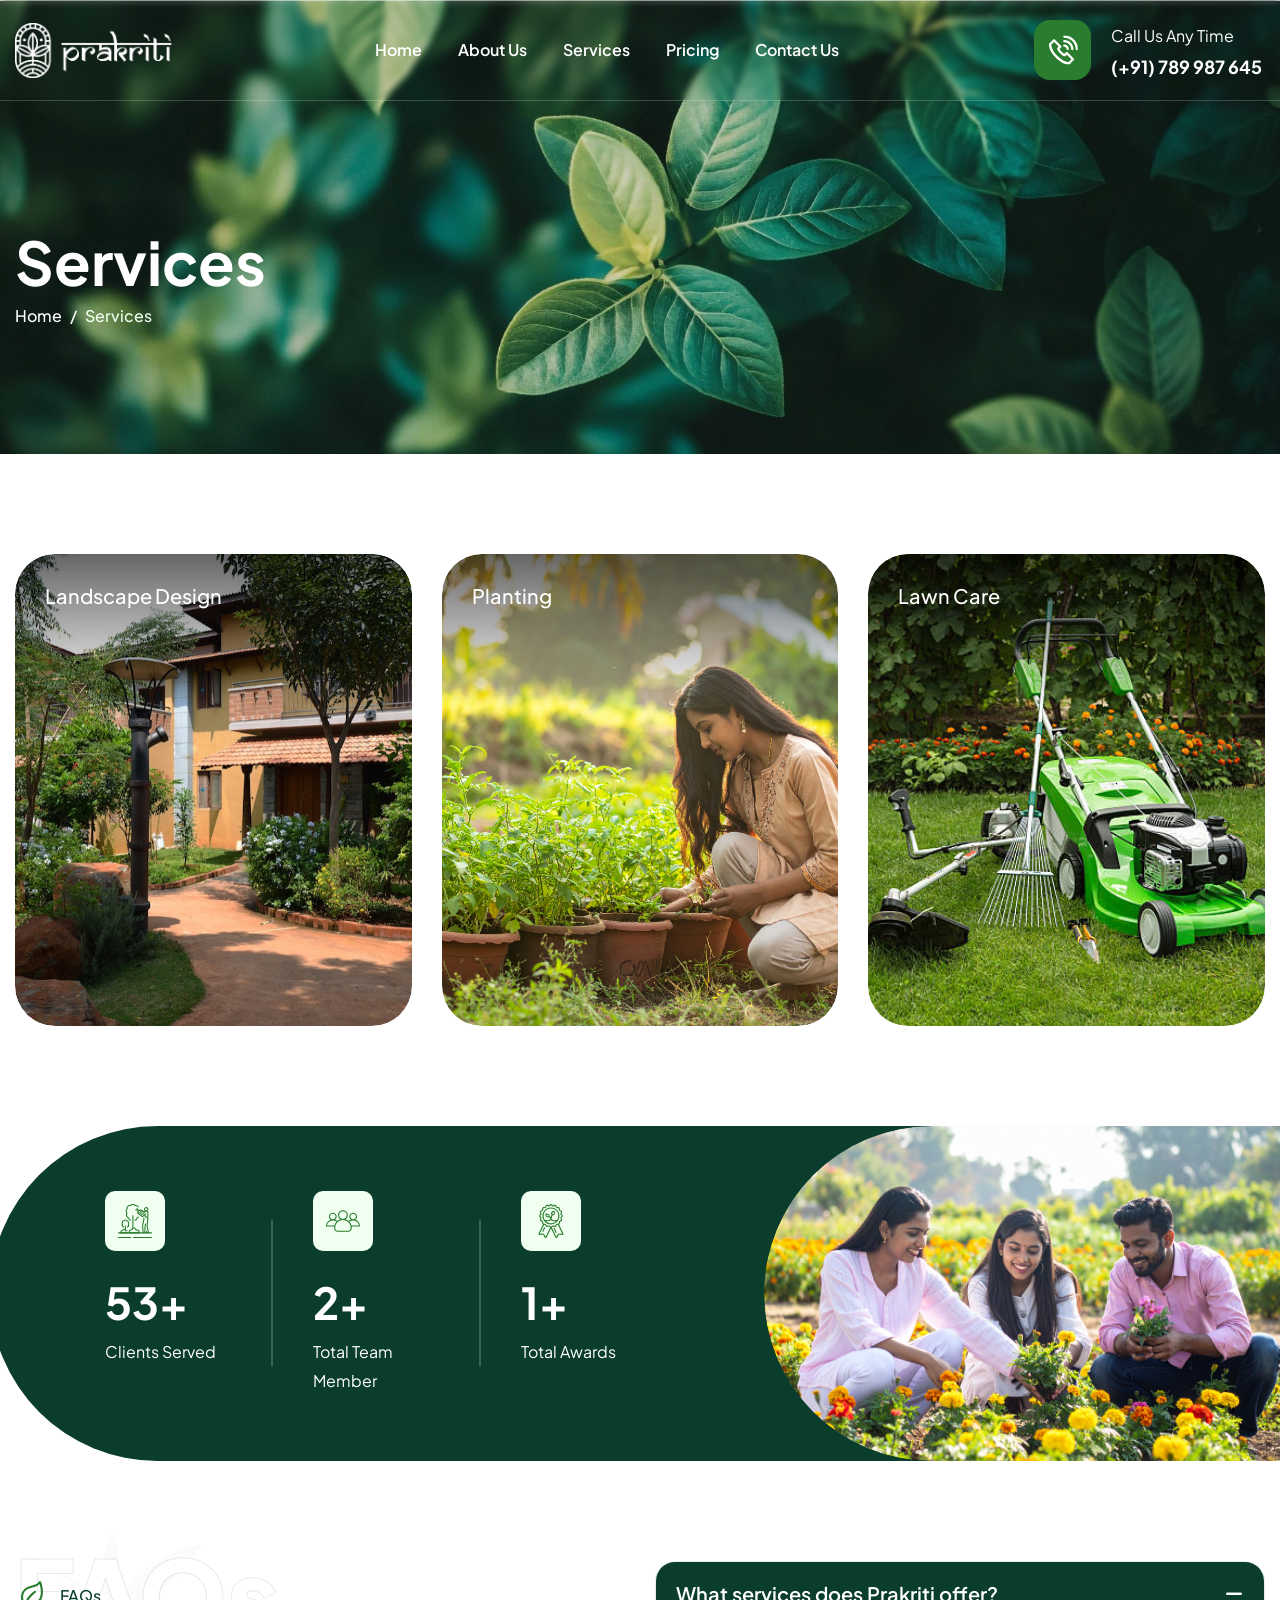
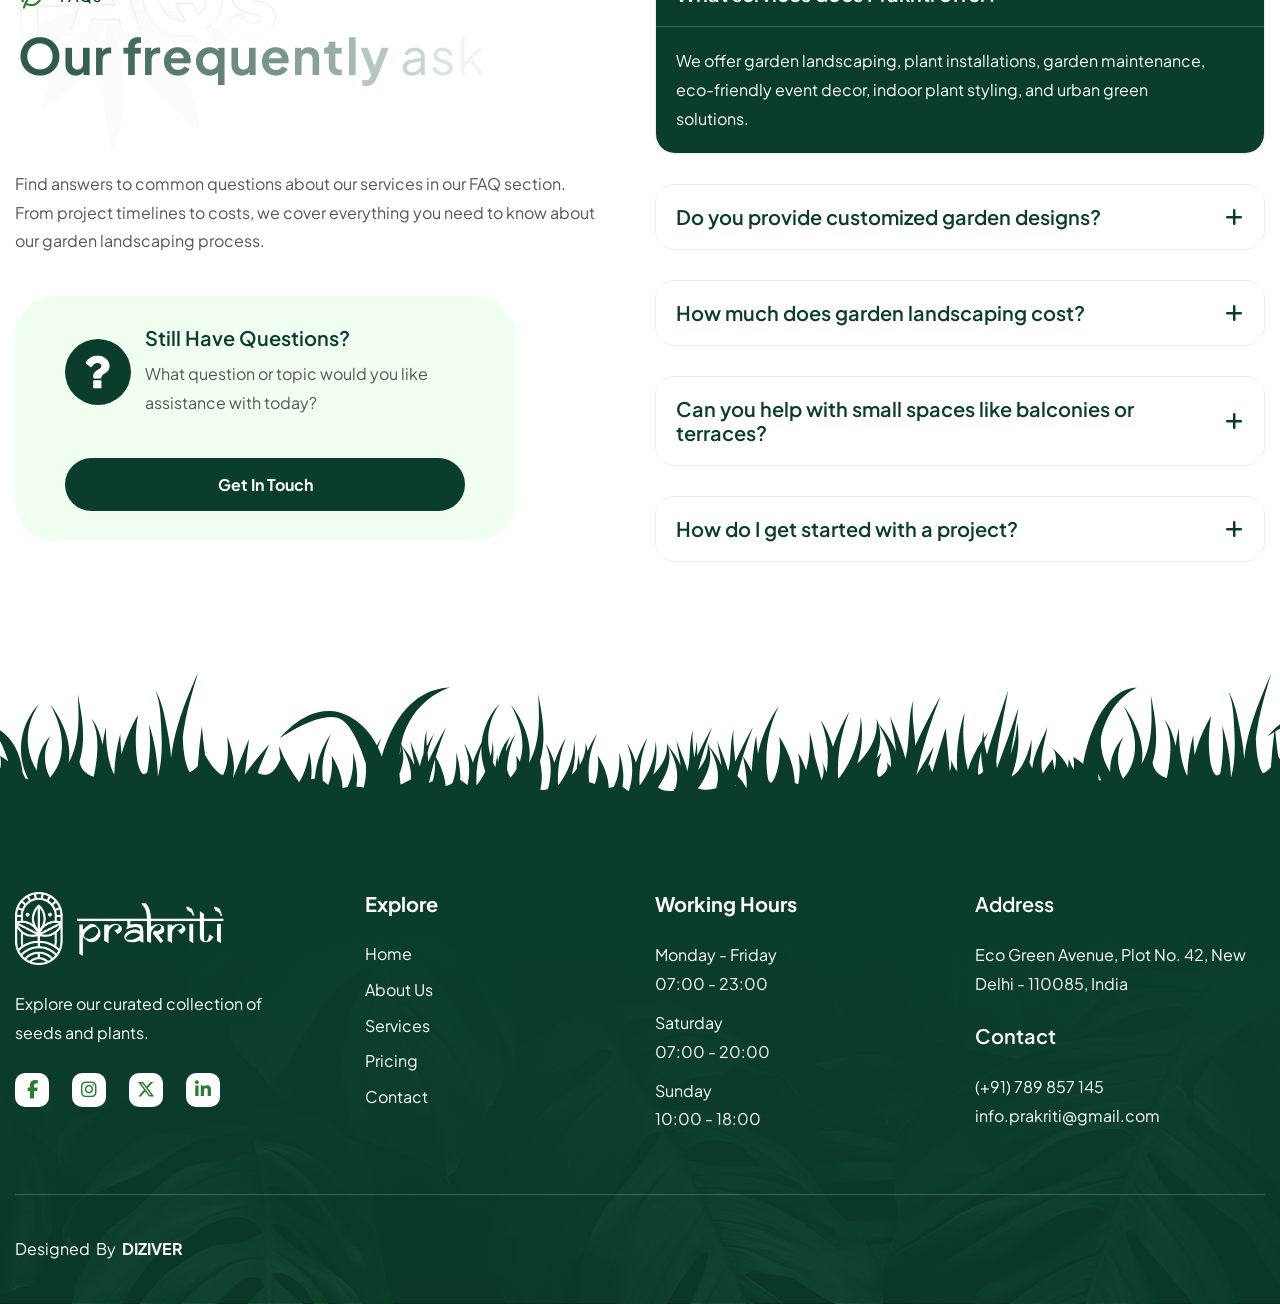
<file: service.html>
<!DOCTYPE html>
<html lang="zxx">
<head>
	<!-- Meta -->
	<meta charset="utf-8">
	<meta http-equiv="X-UA-Compatible" content="IE=edge">
	<meta name="viewport" content="width=device-width, initial-scale=1.0">
	<meta name="description" content="">
	<meta name="keywords" content="">
	<meta name="author" content="Awaiken">
	<!-- Page Title -->

    <title>Services - Prakriti Gardening Space Website </title>

	<!-- Favicon Icon -->
	<link rel="shortcut icon" type="image/x-icon" href="images/favicon.png">
	<!-- Google Fonts Css-->
	<link rel="preconnect" href="https://fonts.googleapis.com">
    <link rel="preconnect" href="https://fonts.gstatic.com" crossorigin>
    <link href="https://fonts.googleapis.com/css2?family=Plus+Jakarta+Sans:ital,wght@0,200..800;1,200..800&display=swap" rel="stylesheet">
	<!-- Bootstrap Css -->
	<link href="css/bootstrap.min.css" rel="stylesheet" media="screen">
	<!-- SlickNav Css -->
	<link href="css/slicknav.min.css" rel="stylesheet">
	<!-- Swiper Css -->
	<link rel="stylesheet" href="css/swiper-bundle.min.css">
	<!-- Font Awesome Icon Css-->
	<link href="css/all.css" rel="stylesheet" media="screen">
	<!-- Animated Css -->
	<link href="css/animate.css" rel="stylesheet">
	<!-- Magnific Popup Core Css File -->
	<link rel="stylesheet" href="css/magnific-popup.css">
	<!-- Mouse Cursor Css File -->
	<link rel="stylesheet" href="css/mousecursor.css">
	<!-- Main Custom Css -->
	<link href="css/custom.css" rel="stylesheet" media="screen">

    <link rel="stylesheet" href="https://cdnjs.cloudflare.com/ajax/libs/font-awesome/6.7.2/css/all.min.css" integrity="sha512-Evv84Mr4kqVGRNSgIGL/F/aIDqQb7xQ2vcrdIwxfjThSH8CSR7PBEakCr51Ck+w+/U6swU2Im1vVX0SVk9ABhg==" crossorigin="anonymous" referrerpolicy="no-referrer" />
</head>
<body>

    <!-- Preloader Start -->
	<div class="preloader">
		<div class="loading-container">
			<div class="loading"></div>
			<div id="loading-icon"><img src="images/loader.svg" alt=""></div>
		</div>
	</div>
	<!-- Preloader End -->

     <!-- Header Start -->
     <header class="main-header">
        <div class="header-sticky">
            <nav class="navbar navbar-expand-lg">
                <div class="container">
                    <!-- Logo Start -->
                    <a class="navbar-brand" href="index.html">
						<img src="images/logo.png" height="55" width="165" alt="Logo">
					</a>
                    <!-- Logo End -->

                    <!-- Main Menu Start -->
                    <div class="collapse navbar-collapse main-menu">
                        <div class="nav-menu-wrapper">
                            <ul class="navbar-nav mr-auto" id="menu">
                                <li class="nav-item"><a class="nav-link" href="index.html">Home</a></li>
                                <li class="nav-item"><a class="nav-link" href="about.html">About Us</a></li>
                                <li class="nav-item"><a class="nav-link" href="service.html">Services</a></li>
                                <li class="nav-item"><a class="nav-link" href="pricing.html">Pricing</a></li>
                                <li class="nav-item"><a class="nav-link" href="contact.html">Contact Us</a></li>
                            </ul>
                        </div>
                        <!-- Contact Now Box Start -->
                        <div class="contact-now-box d-inline-flex">
                            <div class="icon-box">
                                <img src="images/icon-phone.svg" alt="">
                            </div>
                            <div class="contact-now-box-content">
                                <p>call us any time</p>
                                <h3>(+91) 789 987 645</h3>                              
                            </div>
                        </div>
                        <!-- Contact Now Box End -->
					</div>
					<!-- Main Menu End -->
					<div class="navbar-toggle"></div>
				</div>
			</nav>
			<div class="responsive-menu"></div>
		</div>
	</header>
	<!-- Header End -->

    <!-- Page Header Start -->
	<div class="page-header">
		<div class="container">
			<div class="row align-items-center">
				<div class="col-lg-12">
					<!-- Page Header Box Start -->
					<div class="page-header-box">
						<h1 class="text-anime-style-2" data-cursor="-opaque">Services</h1>
						<nav class="wow fadeInUp">
							<ol class="breadcrumb">
								<li class="breadcrumb-item"><a href="index.html">home</a></li>
								<li class="breadcrumb-item active" aria-current="page">services</li>
							</ol>
						</nav>
					</div>
					<!-- Page Header Box End -->
				</div>
			</div>
		</div>
	</div>
	<!-- Page Header End -->

    <!-- Page Services Start -->
    <div class="page-services">
        <div class="container">
            <div class="row">
                <div class="col-lg-4 col-md-6">
                    <!-- Service Item Start -->
                    <div class="service-item wow fadeInUp">
                        <!-- Service Image Start -->
                        <div class="service-image">
                            <a href="#">
                                <figure>
                                    <img src="images/service-img-1.jpg" alt="">
                                </figure>
                            </a>
                        </div>
                        <!-- Service Image End -->

                        <!-- Service Title Start -->
                        <div class="service-title">
                            <h3>landscape design</h3>
                        </div>
                        <!-- Service Title End -->

                        <!-- Service Body Start -->
                        <div class="service-body">
                            <!-- Service Content Start -->
                            <div class="service-content">
                                <p>Creating customized outdoor spaces that reflect your style.</p>
                            </div>
                            <!-- Service Content End -->

                            <!-- Service Btn Start -->
                            <div class="service-btn">
                                <a href="#" class="readmore-btn"><img src="images/arrow-green.svg" alt=""></a>
                            </div>
                            <!-- Service Btn End -->
                        </div>
                        <!-- Service Body End -->
                    </div>
                    <!-- Service Item End -->
                </div>

                <div class="col-lg-4 col-md-6">
                    <!-- Service Item Start -->
                    <div class="service-item wow fadeInUp" data-wow-delay="0.2s">
                        <!-- Service Image Start -->
                        <div class="service-image">
                            <a href="#">
                                <figure>
                                    <img src="images/service-img-2.jpg" alt="">
                                </figure>
                            </a>
                        </div>
                        <!-- Service Image End -->

                        <!-- Service Title Start -->
                        <div class="service-title">
                            <h3>Planting</h3>
                        </div>
                        <!-- Service Title End -->

                        <!-- Service Body Start -->
                        <div class="service-body">
                            <!-- Service Content Start -->
                            <div class="service-content">
                                <p>Expertly chosen plants for vibrant, eco-friendly garden growth.</p>
                            </div>
                            <!-- Service Content End -->

                            <!-- Service Btn Start -->
                            <div class="service-btn">
                                <a href="#" class="readmore-btn"><img src="images/arrow-green.svg" alt=""></a>
                            </div>
                            <!-- Service Btn End -->
                        </div>
                        <!-- Service Body End -->
                    </div>
                    <!-- Service Item End -->
                </div>

                <div class="col-lg-4 col-md-6">
                    <!-- Service Item Start -->
                    <div class="service-item wow fadeInUp" data-wow-delay="0.4s">
                        <!-- Service Image Start -->
                        <div class="service-image">
                            <a href="#">
                                <figure>
                                    <img src="images/service-img-3.jpg" alt="">
                                </figure>
                            </a>
                        </div>
                        <!-- Service Image End -->

                        <!-- Service Title Start -->
                        <div class="service-title">
                            <h3>Lawn Care</h3>
                        </div>
                        <!-- Service Title End -->

                        <!-- Service Body Start -->
                        <div class="service-body">
                            <!-- Service Content Start -->
                            <div class="service-content">
                                <p>Maintaining lush, healthy lawns with eco-conscious care methods.</p>
                            </div>
                            <!-- Service Content End -->

                            <!-- Service Btn Start -->
                            <div class="service-btn">
                                <a href="#" class="readmore-btn"><img src="images/arrow-green.svg" alt=""></a>
                            </div>
                            <!-- Service Btn End -->
                        </div>
                        <!-- Service Body End -->
                    </div>
                    <!-- Service Item End -->
                </div>

               
                </div>
            </div>
        </div>
    </div>
    <!-- Page Services End -->

    <!-- Our Counter Section Start -->
    <div class="our-counter page-service-counter">
        <div class="container-fluid">
            <div class="row">
                <div class="col-lg-12">
                    <!-- Our Counter Box Start -->
                    <div class="our-counter-box">
                        <!-- Counter Content Box Start -->
                        <div class="counter-content-box">
                            <!-- Counter Item Start -->
                            <div class="counter-item">
                                <div class="icon-box">
                                    <img src="images/icon-counter-1.svg" alt="">
                                </div>
                                <div class="counter-item-content">
                                    <h2><span class="counter">320</span>+</h2>
                                    <p>Clients served</p>
                                </div>
                            </div>
                            <!-- Counter Item End -->

                            <!-- Counter Item Start -->
                            <div class="counter-item">
                                <div class="icon-box">
                                    <img src="images/icon-counter-2.svg" alt="">
                                </div>
                                <div class="counter-item-content">
                                    <h2><span class="counter">15</span>+</h2>
                                    <p>total team member</p>
                                </div>
                            </div>
                            <!-- Counter Item End -->

                            <!-- Counter Item Start -->
                            <div class="counter-item">
                                <div class="icon-box">
                                    <img src="images/icon-counter-3.svg" alt="">
                                </div>
                                <div class="counter-item-content">
                                    <h2><span class="counter">10</span>+</h2>
                                    <p>total awards</p>
                                </div>
                            </div>
                            <!-- Counter Item End -->
                        </div>
                        <!-- Counter Content Box End -->

                        <!-- Counter Image Start -->
                        <div class="counter-image">
                            <figure class="image-anime">
                                <img src="images/counter-image.jpg" alt="">
                            </figure>
                        </div>
                        <!-- Counter Image End -->
                    </div>
                    <!-- Our Counter Box End -->
                </div>
            </div>
        </div>
    </div>
    <!-- Our Counter Section End -->

    <!-- Our Faqs Section Start -->
    <div class="our-faqs page-service-faqs">
        <div class="container">
            <div class="row align-items-center">
                <div class="col-lg-6">
                    <!-- Our Faqs Content Start -->
                    <div class="our-faqs-content">
                        <!-- Section Title Start -->
                        <div class="section-title">
                            <div class="section-bg-title">
                                <span>FAQs</span>
                            </div>
                            <h3 class="wow fadeInUp">FAQs</h3>
                            <h2 class="text-anime-style-2" data-cursor="-opaque">Our frequently <span>asked questions</span></h2>
                            <p class="wow fadeInUp" data-wow-delay="0.25s">Find answers to common questions about our services in our FAQ section. From project timelines to costs, we cover everything you need to know about our garden landscaping process.</p>
                        </div>
                        <!-- Section Title End -->

                        <!-- Our Faqs CTA Start -->
                        <div class="our-faqs-cta wow fadeInUp" data-wow-delay="0.5s">
                            <!-- Faqs CTA Box Start -->
                            <div class="faqs-cta-box">
                                <div class="icon-box">
                                    <img src="images/icon-faqs-cta-box.svg" alt="">
                                </div>
                                <div class="faqs-cta-content">
                                    <h3>Still Have Questions?</h3>
                                    <p>What question or topic would you like assistance with today?</p>
                                </div>
                            </div>
                            <!-- Faqs CTA Box End -->

                            <!-- Faqs CTA Btn Start -->
                            <div class="faqs-cta-btn">
                                <a href="contact.html" class="btn-default">get in touch</a>
                            </div>
                            <!-- Faqs CTA Btn End -->
                        </div>
                        <!-- Our Faqs CTA End -->
                    </div>  
                    <!-- Our Faqs Content End -->                  
                </div>

                <div class="col-lg-6">
                    <div class="our-faq-section">
                        <!-- FAQ Accordion Start -->
                        <div class="faq-accordion" id="accordion">
                            <!-- FAQ Item Start -->
                            <div class="accordion-item wow fadeInUp">
                                <h2 class="accordion-header" id="heading1">
                                    <button class="accordion-button" type="button" data-bs-toggle="collapse" data-bs-target="#collapse1" aria-expanded="true" aria-controls="collapse1">
                                        What services does Prakriti offer?
                                    </button>
                                </h2>
                                <div id="collapse1" class="accordion-collapse collapse show" aria-labelledby="heading1" data-bs-parent="#accordion">
                                    <div class="accordion-body">
                                        <p>We offer garden landscaping, plant installations, garden maintenance, eco-friendly event decor, indoor plant styling, and urban green solutions.</p>
                                    </div>
                                </div>
                            </div>
                            <!-- FAQ Item End -->

                            <!-- FAQ Item Start -->
                            <div class="accordion-item wow fadeInUp" data-wow-delay="0.2s">
                                <h2 class="accordion-header" id="heading2">
                                    <button class="accordion-button collapsed" type="button" data-bs-toggle="collapse" data-bs-target="#collapse2" aria-expanded="false" aria-controls="collapse2">
                                        Do you provide customized garden designs?
                                    </button>
                                </h2>
                                <div id="collapse2" class="accordion-collapse collapse" aria-labelledby="heading2" data-bs-parent="#accordion">
                                    <div class="accordion-body">
                                        <p>Yes! Every garden we create is tailored to your space, needs, and aesthetic preferences—with a focus on sustainability and beauty.</p>
                                    </div>
                                </div>
                            </div>
                            <!-- FAQ Item End -->

                            <!-- FAQ Item Start -->
                            <div class="accordion-item wow fadeInUp" data-wow-delay="0.4s">
                                <h2 class="accordion-header" id="heading3">
                                    <button class="accordion-button collapsed" type="button" data-bs-toggle="collapse" data-bs-target="#collapse3" aria-expanded="false" aria-controls="collapse3">
                                        How much does garden landscaping cost?
                                    </button>
                                </h2>
                                <div id="collapse3" class="accordion-collapse collapse" aria-labelledby="heading3" data-bs-parent="#accordion">
                                    <div class="accordion-body">
                                        <p>Costs depend on the scope of the project. After our consultation, we provide a detailed estimate tailored to your budget and needs.</p>
                                    </div>
                                </div>
                            </div>
                            <!-- FAQ Item End -->

                            <!-- FAQ Item Start -->
                            <div class="accordion-item wow fadeInUp" data-wow-delay="0.6s">
                                <h2 class="accordion-header" id="heading4">
                                    <button class="accordion-button collapsed" type="button" data-bs-toggle="collapse" data-bs-target="#collapse4" aria-expanded="false" aria-controls="collapse4">
                                        Can you help with small spaces like balconies or terraces?
                                    </button>
                                </h2>
                                <div id="collapse4" class="accordion-collapse collapse" aria-labelledby="heading4" data-bs-parent="#accordion">
                                    <div class="accordion-body">
                                        <p>Absolutely. We specialize in transforming compact urban spaces into lush green corners using smart layouts and low-maintenance plants.</p>
                                    </div>
                                </div>
                            </div>
                            <!-- FAQ Item End -->

                            <!-- FAQ Item Start -->
                            <div class="accordion-item wow fadeInUp" data-wow-delay="0.8s">
                                <h2 class="accordion-header" id="heading5">
                                    <button class="accordion-button collapsed" type="button" data-bs-toggle="collapse" data-bs-target="#collapse5" aria-expanded="false" aria-controls="collapse5">
                                        How do I get started with a project?
                                    </button>
                                </h2>
                                <div id="collapse5" class="accordion-collapse collapse" aria-labelledby="heading5" data-bs-parent="#accordion">
                                    <div class="accordion-body">
                                        <p>Simply contact us for a free consultation. We’ll visit your space, understand your vision, and take it from there.</p>
                                    </div>
                                </div>
                            </div>
                            <!-- FAQ Item End --> 
                        </div>
                        <!-- FAQ Accordion End -->
                    </div>
                </div>
            </div>
        </div>
    </div>
    <!-- Our Faqs Section End -->

    <!-- Footer Start -->
    <footer class="main-footer">
        <div class="container">
            <div class="row">
                <div class="col-lg-3 col-md-12">
                    <!-- About Footer Start -->
                    <div class="about-footer">
                        <!-- Footer Logo Start -->
                        <div class="footer-logo">
                            <img src="images/logo.png" alt="">
                        </div>
                        <!-- Footer Logo End -->

                        <!-- About Footer Content Start -->
                        <div class="about-footer-content">
                            <p>Explore our curated collection of seeds and plants.</p>
                        </div>
                        <!-- Footer Social Links Start -->
                        <div class="footer-social-links">
                            <ul>
                                <li><a href="https://www.facebook.com/"><i class="fa-brands fa-facebook-f"></i></a></li>
                                <li><a href="https://www.instagram.com/"><i class="fa-brands fa-instagram"></i></a></li>
                                <li><a href="https://x.com/"><i class="fa-brands fa-x-twitter"></i></a></li>
                                <li><a href="https://www.linkedin.com/in/"><i class="fa-brands fa-linkedin-in"></i></a></li>
                            </ul>
                        </div>
                        <!-- Footer Social Links End -->

                    </div>
                    <!-- About Footer End -->
                </div>

                <div class="col-lg-3 col-md-4 col-6">
                    <!-- About Links Start -->
                    <div class="footer-links">
                        <h3>explore</h3>
                        <ul>
                            <li><a href="index.html">home</a></li>
                            <li><a href="about.html">about us</a></li>
                            <li><a href="service.html">services</a></li>
                            <li><a href="pricing.html">Pricing</a></li>
                            <li><a href="contact.html">Contact</a></li>
                        </ul>
                    </div>
                    <!-- About Links End -->
                </div>

                <div class="col-lg-3 col-md-4 col-6">
                    <!-- Working Hours Start -->
                    <div class="working-hour">
                        <h3>working hours</h3>
                        <div class="working-hour-box">
                            <p>Monday - Friday</p>
                            <p>07:00 - 23:00</p>
                        </div>

                        <div class="working-hour-box">
                            <p>Saturday</p>
                            <p>07:00 - 20:00</p>
                        </div>

                        <div class="working-hour-box">
                            <p>Sunday</p>
                            <p>10:00 - 18:00</p>
                        </div>
                    </div>
                    <!-- Working Hours End -->
                </div>

                <div class="col-lg-3 col-md-4">
                    <!-- Footer Contact Start -->
                    <div class="footer-contact">
                        <!-- Footer Info Box Start -->
                        <div class="footer-info-box">
                            <h3>address</h3>
                            <p>Eco Green Avenue, Plot No. 42, New Delhi - 110085, India</p>
                        </div>
                        <!-- Footer Info Box End -->

                        <!-- Footer Info Box Start -->
                        <div class="footer-info-box">
                            <h3>contact</h3>
                            <p>(+91) 789 857 145</p>
                            <p>info.prakriti@gmail.com</p>
                        </div>
                        <!-- Footer Info Box End -->
                    </div>
                    <!-- Footer Contact End -->
                </div>
            </div>

            <!-- Footer Copyright Section Start -->
            <div class="footer-copyright">
                <div class="row align-items-center">
                    <div class="col-lg-6 col-md-6">
                        <!-- Footer Copyright Start -->
                        <div class="footer-copyright-text">
                            <p>Designed &zwnj; By <b> &zwnj; DIZIVER</b> </p>
                        </div>
                        <!-- Footer Copyright End -->
                    </div>

                    <div class="col-lg-6 col-md-6">
                    
                    </div>
                </div>
            </div>
            <!-- Footer Copyright Section End -->
        </div>
    </footer>
    <!-- Footer End -->

    <!-- Jquery Library File -->
    <script src="js/jquery-3.7.1.min.js"></script>
    <!-- Bootstrap js file -->
    <script src="js/bootstrap.min.js"></script>
    <!-- Validator js file -->
    <script src="js/validator.min.js"></script>
    <!-- SlickNav js file -->
    <script src="js/jquery.slicknav.js"></script>
    <!-- Swiper js file -->
    <script src="js/swiper-bundle.min.js"></script>
    <!-- Counter js file -->
    <script src="js/jquery.waypoints.min.js"></script>
    <script src="js/jquery.counterup.min.js"></script>
    <!-- Isotop js file -->
	<script src="js/isotope.min.js"></script>
    <!-- Magnific js file -->
    <script src="js/jquery.magnific-popup.min.js"></script>
    <!-- SmoothScroll -->
    <script src="js/SmoothScroll.js"></script>
    <!-- Parallax js -->
    <script src="js/parallaxie.js"></script>
    <!-- MagicCursor js file -->
    <script src="js/gsap.min.js"></script>
    <script src="js/magiccursor.js"></script>
    <!-- Text Effect js file -->
    <script src="js/SplitText.js"></script>
    <script src="js/ScrollTrigger.min.js"></script>
    <!-- YTPlayer js File -->
    <script src="js/jquery.mb.YTPlayer.min.js"></script>
    <!-- Wow js file -->
    <script src="js/wow.js"></script>
    <!-- Main Custom js file -->
    <script src="js/function.js"></script>
	<script src="https://demo.awaikenthemes.com/assets/js/theme-panel.js"></script>
</body>
</html>
</file>
<file: css/custom.css>
/* ----------------------------------------------------------------------------------------
* Author        : Awaiken
* Template Name : Florax - Gardening and Landscape HTML Template
* File          : CSS File
* Version       : 1.0
* ---------------------------------------------------------------------------------------- */

/* INDEX
----------------------------------------------------------------------------------------
01. Global Variables
02. General css
03. Header css
04. Hero css
05. Customer Review css
06. About Us css
07. Our Services css
08. Our Expertise css
09. Intro Video css
10. Why choose Us css
11. How It Work css
12. Our Project css
13. Our Testimonials css
14. Our FAQs css
15. Our Pricing css
16. Our Blog Post css
17. Footer css
18. About us Page css
19. Services Page css
20. Service Single css
21. Blog Archive css
22. Blog Single css
23. Page Project css
24. Project Single css
25. Page Pricing css
26. Page Team css
27. Page FAQs css
28. Contact us Page css
29. 404 Page css
30. responsive css
-------------------------------------------------------------------------------------- */

/************************************/

/*** 	 01. Global Variables	  ***/

/************************************/

:root {
    --primary-color: #0B3D2C;
    --secondary-color: #F0FFF0;
    --text-color: #555555;
    --accent-color: #2A7D2E;
    --white-color: #FFFFFF;
    --divider-color: #E7ECEA;
    --dark-divider-color: #FFFFFF33;
    --error-color: rgb(230, 87, 87);
    --default-font: "Plus Jakarta Sans", sans-serif;
}

/************************************/

/*** 	   02. General css		  ***/

/************************************/

body {
    font-family: var(--default-font);
    font-size: 16px;
    font-weight: 400;
    line-height: 1.6em;
    background-color: var(--white-color);
    color: var(--text-color);
}

p {
    line-height: 1.8em;
    margin-bottom: 1.6em;
}

h1,
h2,
h3,
h4,
h5,
h6 {
    margin: 0;
    font-weight: 700;
    line-height: 1.2em;
    color: var(--primary-color);
}

figure {
    margin: 0;
}

img {
    max-width: 100%;
}

a {
    text-decoration: none;
}

a:hover {
    text-decoration: none;
    outline: 0;
}

a:focus {
    text-decoration: none;
    outline: 0;
}

html,
body {
    width: 100%;
    overflow-x: clip;
}

.container {
    max-width: 1300px;
}

.container,
.container-fluid,
.container-lg,
.container-md,
.container-sm,
.container-xl,
.container-xxl,
.mfp-container {
    padding-right: 15px;
    padding-left: 15px;
}

.image-anime {
    position: relative;
    overflow: hidden;
}

.image-anime:after {
    content: "";
    position: absolute;
    width: 200%;
    height: 0%;
    left: 50%;
    top: 50%;
    background-color: rgba(255, 255, 255, .3);
    transform: translate(-50%, -50%) rotate(-45deg);
    z-index: 1;
}

.image-anime:hover:after {
    height: 250%;
    transition: all 600ms linear;
    background-color: transparent;
}

.reveal {
    position: relative;
    display: -webkit-inline-box;
    display: -ms-inline-flexbox;
    display: inline-flex;
    visibility: hidden;
    overflow: hidden;
}

.reveal img {
    height: 100%;
    width: 100%;
    -o-object-fit: cover;
    object-fit: cover;
    -webkit-transform-origin: left;
    transform-origin: left;
}

.row {
    margin-right: -15px;
    margin-left: -15px;
}

.row>* {
    padding-right: 15px;
    padding-left: 15px;
}

.row.no-gutters {
    margin-right: 0px;
    margin-left: 0px;
}

.row.no-gutters>* {
    padding-right: 0px;
    padding-left: 0px;
}

.btn-default {
    display: inline-block;
    font-size: 16px;
    font-weight: 700;
    line-height: 1.2em;
    text-transform: capitalize;
    background: var(--accent-color);
    color: var(--white-color);
    border-radius: 100px;
    padding: 14px 35px 14px 25px;
    margin-right: 15px;
    border: none;
    transition: all 0.5s ease-in-out;
    position: relative;
    z-index: 1;
}

.btn-default::before {
    content: '';
    position: absolute;
    top: 50%;
    right: 0;
    width: 36px;
    height: 36px;
    border-radius: 50%;
    background-color: var(--white-color);
    background-image: url('../images/arrow-green.svg');
    background-repeat: no-repeat;
    background-position: center center;
    background-size: 24px auto;
    transform: translate(50%, -50%);
    transition: all 0.3s ease-in-out;
}

.btn-default:hover::before {
    background-color: var(--secondary-color);
    right: -3px;
}

.btn-default.btn-highlighted {
    background-color: var(--white-color);
    color: var(--primary-color);
}

.btn-default.btn-highlighted:before {
    background-color: var(--accent-color);
    background-image: url('../images/arrow-white.svg');
}

.btn-default.btn-highlighted:hover::before {
    background-color: var(--primary-color);
}

#magic-cursor {
    position: absolute;
    width: 10px !important;
    height: 10px !important;
    pointer-events: none;
    z-index: 1000000;
}

#ball {
    position: fixed;
    display: block;
    left: 0;
    top: 0;
    transform: translate(-50%, -50%);
    width: 8px !important;
    height: 8px !important;
    background: var(--accent-color);
    margin: 0;
    border-radius: 50%;
    pointer-events: none;
    opacity: 1 !important;
}

.preloader {
    position: fixed;
    top: 0;
    left: 0;
    right: 0;
    bottom: 0;
    z-index: 1000;
    background-color: var(--accent-color);
    display: flex;
    align-items: center;
    justify-content: center;
}

.loading-container,
.loading {
    height: 100px;
    position: relative;
    width: 100px;
    border-radius: 100%;
}

.loading-container {
    margin: 40px auto;
}

.loading {
    border: 1px solid transparent;
    border-color: transparent var(--white-color) transparent var(--white-color);
    animation: rotate-loading 1.5s linear 0s infinite normal;
    transform-origin: 50% 50%;
}

.loading-container:hover .loading,
.loading-container .loading {
    transition: all 0.5s ease-in-out;
}

#loading-icon {
    position: absolute;
    top: 50%;
    left: 50%;
    max-width: 66px;
    transform: translate(-50%, -50%);
}

@keyframes rotate-loading {
    0% {
        transform: rotate(0deg);
    }
    100% {
        transform: rotate(360deg);
    }
}

.section-row {
    margin-bottom: 60px;
}

.section-row .section-title {
    margin-bottom: 0;
}

.section-title-content p {
    margin: 0;
}

.section-btn {
    text-align: end;
}

.section-title {
    position: relative;
    margin-bottom: 40px;
}

.section-bg-title {
    position: absolute;
    top: -40px;
}

.section-bg-title span {
    display: inline-flex;
    align-items: center;
    text-transform: capitalize;
    font-size: 100px;
    line-height: 1em;
    font-weight: 800;
    color: var(--white-color);
    background: -webkit-linear-gradient(270deg, rgba(11, 61, 44, 0.1) 68.79%, rgba(11, 61, 44, 0.02) 91%);
    -webkit-background-clip: text;
    -webkit-text-stroke: 2px transparent;
}

.section-bg-title.dark-bg-1 span {
    color: var(--secondary-color);
    background: -webkit-linear-gradient(270deg, rgba(11, 61, 44, 0.08) 68.79%, rgba(11, 61, 44, 0.016) 91%);
    -webkit-background-clip: text;
}

.section-bg-title.dark-bg-2 span {
    color: var(--primary-color);
    background: -webkit-linear-gradient(270deg, rgba(255, 255, 255, 0.08) 68.79%, rgba(11, 61, 44, 0.016) 91%);
    -webkit-background-clip: text;
}

.section-title h3 {
    display: inline-block;
    position: relative;
    font-size: 16px;
    font-weight: 500;
    line-height: 1.2em;
    text-transform: capitalize;
    color: var(--primary-color);
    padding-left: 45px;
    margin-bottom: 20px;
}

.section-title h3::before {
    content: '';
    position: absolute;
    top: 50%;
    bottom: 0;
    left: 0;
    transform: translateY(-50%);
    background: url("../images/icon-sub-heading.svg") no-repeat;
    background-position: left center;
    background-size: cover;
    width: 34px;
    height: 34px;
}

.section-title h1 {
    font-size: 60px;
    font-weight: 700;
    margin-bottom: 0;
}

.section-title h2 {
    font-size: 50px;
    font-weight: 700;
    margin-bottom: 0;
}

.section-title h1 span,
.section-title h2 span {
    font-weight: 400;
}

.section-title p {
    margin-top: 25px;
    margin-bottom: 0;
}

.help-block.with-errors ul {
    margin: 0;
    text-align: left;
}

.help-block.with-errors ul li {
    color: var(--error-color);
    font-weight: 500;
    font-size: 14px;
}

/************************************/

/**** 	   03. Header css		 ****/

/************************************/

header.main-header {
    position: relative;
    z-index: 100;
}

header.main-header .header-sticky {
    position: relative;
    border-bottom: 1px solid var(--dark-divider-color);
    backdrop-filter: blur(3px);
    top: 0;
    z-index: 100;
}

header.main-header .header-sticky.hide {
    transform: translateY(-100%);
    transition: transform 0.3s ease-in-out;
    border-radius: 0;
}

header.main-header .header-sticky.active {
    position: fixed;
    top: 0;
    left: 0;
    right: 0;
    border-radius: 0;
    transform: translateY(0);
    background-color: var(--primary-color);
    border-bottom: 1px solid var(--divider-color);
}

.navbar {
    padding: 20px 0;
    align-items: center;
}

.navbar-brand {
    padding: 0;
    margin: 0;
}

.main-menu .nav-menu-wrapper {
    flex: 1;
    text-align: center;
}

.main-menu .nav-menu-wrapper>ul {
    align-items: center;
    display: inline-flex;
}

.main-menu ul li {
    margin: 0 4px;
    position: relative;
}

.main-menu ul li a {
    font-size: 16px;
    font-weight: 600;
    padding: 14px !important;
    color: var(--white-color);
    text-transform: capitalize;
    transition: all 0.3s ease-in-out;
}

.main-menu ul li.submenu>a:after {
    content: '\f107';
    font-family: 'FontAwesome';
    font-weight: 900;
    font-size: 14px;
    margin-left: 8px;
}

.main-menu ul li a:hover,
.main-menu ul li a:focus {
    color: var(--white-color);
}

.main-menu ul ul {
    visibility: hidden;
    opacity: 0;
    transform: scaleY(0.8);
    transform-origin: top;
    padding: 0;
    margin: 0;
    list-style: none;
    width: 220px;
    border-radius: 20px;
    position: absolute;
    left: 0;
    top: 100%;
    background-color: var(--accent-color);
    transition: all 0.3s ease-in-out;
    text-align: left;
}

.main-menu ul li.submenu ul li.submenu>a:after {
    content: '\f105';
    float: right;
}

.main-menu ul li.submenu:first-child ul ul {
    width: 250px;
}

.main-menu ul ul ul {
    left: 100%;
    top: 0;
    text-align: left;
}

.main-menu ul ul li {
    margin: 0;
    padding: 0;
}

.main-menu ul ul li a {
    color: var(--white-color);
    padding: 8px 20px !important;
    transition: all 0.3s ease-in-out;
}

.main-menu ul li:hover>ul {
    visibility: visible;
    opacity: 1;
    transform: scaleY(1);
    padding: 5px 0;
}

.main-menu ul ul li a:hover,
.main-menu ul ul li a:focus {
    color: var(--primary-color);
    background-color: transparent;
    padding: 8px 20px 8px 23px !important;
}

.contact-now-box {
    display: flex;
    align-items: center;
}

.contact-now-box .icon-box {
    background-color: var(--accent-color);
    border-radius: 16px;
    width: 50px;
    height: 50px;
    display: flex;
    align-items: center;
    justify-content: center;
    margin-right: 20px;
    transition: all 0.3s ease-in-out;
}

.contact-now-box:hover .icon-box {
    background-color: var(--primary-color);
}

.contact-now-box .icon-box img {
    max-width: 25px;
}

.contact-now-box-content {
    width: calc(100% - 70px);
}

.contact-now-box-content p {
    color: var(--white-color);
    text-transform: capitalize;
    margin-bottom: 5px;
}

.contact-now-box-content h3 {
    font-size: 18px;
    color: var(--white-color);
}

.responsive-menu,
.navbar-toggle {
    display: none;
}

.responsive-menu {
    top: 0;
    position: relative;
}

.slicknav_btn {
    background: var(--accent-color);
    padding: 0;
    display: flex;
    align-items: center;
    justify-content: center;
    width: 38px;
    height: 38px;
    margin: 0;
    border-radius: 10px;
}

.slicknav_icon .slicknav_icon-bar {
    display: block;
    width: 100%;
    height: 3px;
    width: 22px;
    background-color: var(--white-color);
    border-radius: 6px;
    margin: 4px auto !important;
    transition: all 0.1s ease-in-out;
}

.slicknav_icon .slicknav_icon-bar:first-child {
    margin-top: 0 !important;
}

.slicknav_icon .slicknav_icon-bar:last-child {
    margin-bottom: 0 !important;
}

.navbar-toggle a.slicknav_btn.slicknav_open .slicknav_icon span.slicknav_icon-bar:nth-child(1) {
    transform: rotate(-45deg) translate(-5px, 5px);
}

.navbar-toggle a.slicknav_btn.slicknav_open .slicknav_icon span.slicknav_icon-bar:nth-child(2) {
    opacity: 0;
}

.navbar-toggle a.slicknav_btn.slicknav_open .slicknav_icon span.slicknav_icon-bar:nth-child(3) {
    transform: rotate(45deg) translate(-5px, -5px);
}

.slicknav_menu {
    position: absolute;
    width: 100%;
    padding: 0;
    background: var(--accent-color);
    border-radius: 0;
}

.slicknav_menu ul {
    margin: 5px 0;
}

.slicknav_menu ul ul {
    margin: 0;
}

.slicknav_nav .slicknav_row,
.slicknav_nav li a {
    position: relative;
    font-size: 16px;
    font-weight: 600;
    text-transform: capitalize;
    padding: 10px 20px;
    color: var(--white-color);
    line-height: normal;
    margin: 0;
    border-radius: 0 !important;
    transition: all 0.3s ease-in-out;
}

.slicknav_nav a:hover,
.slicknav_nav a:focus,
.slicknav_nav .slicknav_row:hover {
    background-color: transparent;
    color: var(--primary-color);
}

.slicknav_menu ul ul li a {
    padding: 10px 20px 10px 30px;
}

.slicknav_arrow {
    font-size: 0 !important;
}

.slicknav_arrow:after {
    content: '\f107';
    font-family: 'FontAwesome';
    font-weight: 900;
    font-size: 12px;
    margin-left: 8px;
    color: var(--white-color);
    position: absolute;
    right: 15px;
    top: 15px;
    transition: all 0.3s ease-out;
}

.slicknav_open>a .slicknav_arrow:after {
    transform: rotate(-180deg);
    color: var(--primary-color);
}

/************************************/

/***        04. Hero css	      ***/

/************************************/

.hero {
    position: relative;
    background: var(--primary-color) url(../images/hero-bg.png) no-repeat;
    background-position: center center;
    background-size: cover;
    padding: 250px 0 150px;
    margin-top: -100px;
}

.hero::before {
    content: '';
    position: absolute;
    top: 0;
    right: 0;
    bottom: 0;
    left: 0;
    background: linear-gradient(270.08deg, rgba(11, 61, 44, 0) 30.53%, rgba(11, 61, 44, 0.8) 76.6%);
    width: 100%;
    height: 100%;
}

.hero-video .hero-bg-video {
    position: absolute;
    top: 0;
    right: 0;
    left: 0;
    bottom: 0;
    width: 100%;
    height: 100%;
}

.hero-video .hero-bg-video::before {
    content: '';
    position: absolute;
    top: 0;
    right: 0;
    bottom: 0;
    left: 0;
    background: linear-gradient(270.08deg, rgba(11, 61, 44, 0) 30.53%, rgba(11, 61, 44, 0.8) 76.6%);
    width: 100%;
    height: 100%;
    z-index: 1;
}

.hero-video .hero-bg-video video {
    width: 100%;
    height: 100%;
    object-fit: cover;
}

.hero.hero-slider {
    background: none;
    padding: 0;
}

.hero-slider-layout .hero-slide {
    position: relative;
    padding: 250px 0 150px;
}

.hero.hero-slider:before {
    display: none;
}

.hero.hero-slider .hero-slider-layout {
    position: relative;
    z-index: 1;
}

.hero-slider-layout .hero-slide::before {
    content: '';
    position: absolute;
    top: 0;
    bottom: 0;
    right: 0;
    left: 0;
    background-color: var(--primary-color);
    opacity: 60%;
    width: 100%;
    height: 100%;
    z-index: 1;
}

.hero.hero-slider .hero-slider-layout .hero-slide .hero-slider-image {
    position: absolute;
    top: 0;
    right: 0;
    left: 0;
    bottom: 0;
}

.hero.hero-slider .hero-slider-layout .hero-slide .hero-slider-image img {
    width: 100%;
    height: 100%;
    object-fit: cover;
}

.hero.hero-slider .hero-slider-layout .hero-slide .hero-content {
    position: relative;
    z-index: 2;
    margin: 0 auto;
}

.hero-slider-layout .hero-pagination {
    position: absolute;
    z-index: 5;
    bottom: 50px;
    padding-left: calc(((100vw - 1300px) / 2));
}

.hero-slider-layout .hero-pagination .swiper-pagination-bullet {
    width: 12px;
    height: 12px;
    background: var(--white-color);
    opacity: 1;
    transition: all 0.3s ease-in-out;
    margin: 0 5px;
}

.hero-slider-layout .hero-pagination .swiper-pagination-bullet-active {
    background-color: var(--accent-color);
}

.hero-content {
    position: relative;
    z-index: 1;
    padding-right: 85px;
}

.hero-content .section-title h3::before {
    filter: brightness(0) invert(1);
}

.hero-content .section-title p,
.hero-content .section-title h1 span,
.hero-content .section-title h1,
.hero-content .section-title h3 {
    color: var(--white-color);
}

.hero-content .section-title p {
    font-size: 18px;
}

.hero-content-body .btn-default.btn-highlighted {
    margin-left: 40px;
}

/************************************/

/***    05. Customer Review css	  ***/

/************************************/

.customer-review {
    position: relative;
    background-color: var(--secondary-color);
    padding: 50px 0;
}

.happy-customer-counter {
    display: flex;
    flex-wrap: wrap;
    gap: 40px;
    align-items: center;
    border-right: 1px solid var(--divider-color);
    padding-right: 15px;
}

.happy-customer-counter h2 {
    width: calc(60% - 20px);
    font-size: 70px;
}

.happy-customer-counter p {
    width: calc(40% - 20px);
    font-size: 18px;
    font-weight: 500;
    text-transform: capitalize;
    color: var(--primary-color);
    margin-bottom: 0;
}

.customer-review-content p {
    margin: 0;
}

.customer-consultation-box {
    position: absolute;
    bottom: 0;
    width: 400px;
    background-color: var(--primary-color);
    border-radius: 40px 40px 0 0;
    padding: 40px;
    z-index: 2;
}

.customer-consultation-title {
    margin-bottom: 30px;
}

.customer-consultation-title h3 {
    font-size: 22px;
    text-transform: capitalize;
    color: var(--white-color);
}

.customer-consultation-image {
    margin-bottom: 30px;
}

.customer-consultation-body {
    margin-bottom: 30px;
}

.customer-consultation-body p {
    color: var(--white-color);
    margin: 0;
}

.learn-more-btn {
    position: relative;
    font-weight: 700;
    text-transform: capitalize;
    color: var(--white-color);
    padding-right: 35px;
    transition: all 0.3s ease-in-out;
}

.learn-more-btn:hover {
    color: var(--accent-color);
}

.learn-more-btn::after {
    content: '';
    position: absolute;
    top: 0;
    bottom: 0;
    right: 0;
    background: var(--white-color) url('../images/arrow-green.svg') no-repeat;
    background-position: center center;
    background-size: 16px auto;
    border-radius: 50%;
    width: 22px;
    height: 22px;
    transition: all 0.3s ease-in-out;
}

.learn-more-btn:hover::after {
    background: var(--accent-color) url('../images/arrow-green.svg') no-repeat;
    background-position: center center;
    background-size: 16px auto;
    right: -2px;
}

/************************************/

/***       06. About Us css	      ***/

/************************************/

.about-us {
    padding: 100px 0;
}

.about-image {
    position: relative;
    background: url('../images/about-image-bg.svg') no-repeat;
    background-position: left bottom 90px;
    background-size: auto;
    display: flex;
    justify-content: end;
    padding-top: 90px;
}

.about-img-1 {
    position: relative;
    width: 100%;
    max-width: 390px;
    text-align: right;
    z-index: 1;
}

.about-img-1 figure {
    border-radius: 400px;
}

.about-img-1 img {
    border: 8px solid var(--white-color);
    aspect-ratio: 1 / 1.49;
    object-fit: cover;
    border-radius: 400px;
}

.about-img-2 {
    position: absolute;
    top: 0;
    left: 0;
    z-index: 0;
}

.about-img-2 figure,
.about-img-2 img {
    border-radius: 200px;
}

.company-experience {
    position: absolute;
    top: 0;
    right: 0;
    display: flex;
    align-items: center;
}

.company-experience-counter {
    width: 45%;
}

.company-experience-counter h2 {
    font-size: 50px;
}

.company-experience-content {
    width: 55%;
}

.company-experience-content p {
    font-weight: 500;
    line-height: 1.2em;
    text-transform: capitalize;
    color: var(--primary-color);
    margin: 0;
}

.about-us-content {
    margin-left: 25px;
}

.about-us-body {
    margin-bottom: 40px;
}

.about-us-body ul {
    list-style: none;
    padding: 0;
    margin: 0;
    display: flex;
    flex-wrap: wrap;
    gap: 20px;
}

.about-us-body ul li {
    position: relative;
    width: calc(50% - 10px);
    font-weight: 600;
    color: var(--primary-color);
    text-transform: capitalize;
    padding-left: 30px;
}

.about-us-body ul li:before {
    content: '\f058';
    font-family: 'Font Awesome 6 Free';
    font-weight: 900;
    font-size: 20px;
    color: var(--accent-color);
    display: inline-block;
    line-height: normal;
    position: absolute;
    top: 3px;
    left: 0;
}

.about-us-footer {
    display: flex;
    align-items: center;
    flex-wrap: wrap;
    gap: 30px;
}

.about-company-founder {
    width: calc(50% - 15px);
    display: flex;
    align-items: center;
    border-right: 1px solid var(--divider-color);
    padding-right: 15px;
}

.company-founder-image {
    margin-right: 15px;
}

.company-founder-image img {
    max-width: 60px;
    border-radius: 15px;
}

.company-founder-content {
    width: calc(100% - 75px);
}

.company-founder-content h3 {
    font-size: 20px;
    font-weight: 600;
    text-transform: capitalize;
    margin-bottom: 5px;
}

.company-founder-content p {
    text-transform: capitalize;
    margin: 0;
}

.contact-now-box.about-contact-box {
    width: calc(50% - 15px);
}

.contact-now-box.contact-now-box .icon-box {
    width: 60px;
    height: 60px;
}

.contact-now-box.contact-now-box .icon-box img {
    max-width: 30px;
}

.contact-now-box.about-contact-box .contact-now-box-content p {
    color: var(--text-color);
}

.contact-now-box.about-contact-box .contact-now-box-content h3 {
    color: var(--primary-color);
}

/************************************/

/***     07. Our Services css	  ***/

/************************************/

.our-services {
    position: relative;
    background: var(--secondary-color);
    padding: 100px 0 120px;
    margin-top: 130px;
}

.our-services::before {
    content: '';
    position: absolute;
    top: -130px;
    right: 0;
    left: 0;
    background: url('../images/service-top-bg.svg') no-repeat;
    background-position: top center;
    background-size: cover;
    width: 100%;
    height: 132px;
}

.our-services::after {
    content: '';
    position: absolute;
    bottom: -4px;
    right: 0;
    left: 0;
    background: url('../images/service-bottom-bg.svg') no-repeat;
    background-position: bottom center;
    background-size: cover;
    width: 100%;
    height: 132px;
}

.service-item {
    position: relative;
    height: calc(100% - 30px);
    margin-bottom: 30px;
    overflow: hidden;
}

.service-image {
    border-radius: 40px;
    overflow: hidden;
}

.service-image a {
    position: relative;
    display: block;
}

.service-image a::after {
    content: '';
    position: absolute;
    top: 0;
    bottom: 0;
    right: 0;
    left: 0;
    background: linear-gradient(0deg, rgba(0, 0, 0, 0) 67.85%, rgba(0, 0, 0, 0.6) 100%);
    width: 100%;
    height: 100%;
    border-radius: 40px;
    z-index: 2;
    transition: all 0.3s ease-in-out;
}

.service-item:hover .service-image a::after {
    background: var(--primary-color);
    opacity: 80%;
}

.service-image img {
    aspect-ratio: 1 / 1.19;
    object-fit: cover;
    border-radius: 40px;
    transition: all 0.5s ease-in-out;
}

.service-item:hover .service-image img {
    transform: scale(1.1);
}

.service-title {
    position: absolute;
    top: 30px;
    left: 30px;
    right: 10px;
    z-index: 4;
}

.service-title h3 {
    font-size: 20px;
    font-weight: 500;
    text-transform: capitalize;
    color: var(--white-color);
}

.service-body {
    position: absolute;
    bottom: 30px;
    left: 30px;
    right: 10px;
    transform: translateY(100%);
    opacity: 0;
    z-index: 4;
    transition: all 0.5s ease-in-out;
}

.service-item:hover .service-body {
    bottom: 30px;
    transform: translateY(0%);
    opacity: 1;
}

.service-content {
    margin-bottom: 20px;
}

.service-content p {
    color: var(--white-color);
    margin: 0;
}

.readmore-btn {
    background-color: var(--white-color);
    border-radius: 50%;
    width: 50px;
    height: 50px;
    display: flex;
    align-items: center;
    justify-content: center;
    transition: all 0.3s ease-in-out;
}

.readmore-btn:hover {
    background-color: var(--accent-color);
}

.readmore-btn img {
    max-width: 30px;
    transition: all 0.3s ease-in-out;
}

.readmore-btn:hover img {
    filter: brightness(0) invert(1);
}

/************************************/

/***     08. Our Expertise css	  ***/

/************************************/

.our-expertise {
    padding: 100px 0;
}

.expertise-content .section-title {
    border-bottom: 1px solid var(--divider-color);
    padding-bottom: 40px;
}

.expertise-body {
    display: flex;
    flex-wrap: wrap;
    align-items: center;
    gap: 20px;
}

.expertise-item {
    width: calc(33.33% - 13.33px);
    display: flex;
    align-items: center;
}

.expertise-item .icon-box {
    position: relative;
    background-color: var(--secondary-color);
    border-radius: 10px;
    width: 60px;
    height: 60px;
    display: flex;
    align-items: center;
    justify-content: center;
    overflow: hidden;
    margin-right: 10px;
}

.expertise-item .icon-box::before {
    content: '';
    display: block;
    position: absolute;
    top: 0;
    left: 0;
    background: var(--accent-color);
    border-radius: 10px;
    width: 100%;
    height: 100%;
    transform: scale(0);
    transition: all 0.4s ease-in-out;
}

.expertise-item:hover .icon-box:before {
    transform: scale(1);
}

.expertise-item .icon-box img {
    position: relative;
    max-width: 34px;
    z-index: 1;
    transition: all 0.4s ease-in-out;
}

.expertise-item:hover .icon-box img {
    filter: brightness(0) invert(1);
}

.expertise-item-content {
    width: calc(100% - 70px);
}

.expertise-item-content h3 {
    font-size: 24px;
    margin-bottom: 5px;
}

.expertise-item-content p {
    text-transform: capitalize;
    font-weight: 500;
    color: var(--primary-color);
    margin: 0;
}

.expertise-images {
    display: flex;
    flex-wrap: wrap;
    align-items: start;
    gap: 30px;
}

.expertise-image-box-2,
.expertise-image-box-1 {
    width: calc(50% - 15px);
    display: flex;
    flex-wrap: wrap;
    gap: 30px;
}

.expertise-image-box-1 {
    background: url('../images/expertise-image-bg-1.svg') no-repeat;
    background-position: top left;
    background-size: auto;
    padding-top: 65px;
}

.expertise-image-box-2 {
    background: url('../images/expertise-image-bg-2.svg') no-repeat;
    background-position: bottom right;
    background-size: auto;
    padding-bottom: 65px;
}

.expertise-img-4,
.expertise-img-3,
.expertise-img-2,
.expertise-img-1 {
    width: 100%;
}

.expertise-img-4 figure,
.expertise-img-3 figure,
.expertise-img-2 figure,
.expertise-img-1 figure {
    width: 100%;
}

.expertise-img-4 img,
.expertise-img-3 img,
.expertise-img-2 img,
.expertise-img-1 img {
    width: 100%;
    border-radius: 40px;
}

.expertise-img-1 img {
    aspect-ratio: 1 / 0.98;
    object-fit: cover;
}

.expertise-img-2 img {
    aspect-ratio: 1 / 0.68;
    object-fit: cover;
}

.expertise-img-3 img {
    aspect-ratio: 1 / 1;
    object-fit: cover;
}

.expertise-img-4 img {
    aspect-ratio: 1 / 1.33;
    object-fit: cover;
}

/************************************/

/***     09. Intro Video css      ***/

/************************************/

.intro-video {
    position: relative;
    background: url('../images/intro-video-bg.jpg') no-repeat;
    background-position: center center;
    background-size: cover;
    padding: 100px 0;
}

.intro-video::before {
    content: '';
    position: absolute;
    top: 0;
    bottom: 0;
    left: 0;
    right: 0;
    width: 100%;
    height: 100%;
    background-color: var(--primary-color);
    opacity: 50%;
    z-index: 0;
}

.intro-video-box {
    border-bottom: 1px solid var(--dark-divider-color);
    padding-bottom: 80px;
    margin-bottom: 80px;
}

.intro-video .section-title {
    margin-bottom: 0;
}

.intro-video .section-title h2 {
    color: var(--white-color);
}

.video-play-box {
    display: flex;
    justify-content: end;
}

.video-play-content {
    position: relative;
    text-align: right;
    display: inline-block;
    z-index: 1;
}

.video-play-button {
    position: relative;
    margin-bottom: 30px;
    z-index: 1;
}

.video-play-button a {
    position: relative;
    background-color: var(--primary-color);
    border-radius: 100%;
    width: 74px;
    height: 74px;
    margin: 0 auto;
    display: flex;
    align-items: center;
    justify-content: center;
    cursor: none;
}

.video-play-button a:before {
    content: '';
    position: absolute;
    top: -30%;
    left: -30%;
    width: 160%;
    height: 160%;
    border: 50px solid var(--divider-color);
    border-radius: 50%;
    transform: scale(0.6);
    z-index: -1;
    animation: border-zooming 1.2s infinite linear;
}

.video-play-button a:after {
    content: '';
    position: absolute;
    top: -30%;
    left: -30%;
    width: 160%;
    height: 160%;
    border: 50px solid var(--divider-color);
    border-radius: 50%;
    transform: scale(0.6);
    z-index: -1;
    animation: border-zooming 1.2s infinite linear;
    animation-delay: .3s;
}

@keyframes border-zooming {
    100% {
        transform: scale(1);
        opacity: 0;
    }
}

.video-play-button a i {
    font-size: 30px;
    color: var(--white-color);
}

.specialize-item {
    position: relative;
    display: flex;
    align-items: center;
    z-index: 1;
}

.specialize-item .icon-box {
    margin-right: 25px;
}

.specialize-item .icon-box img {
    max-width: 74px;
}

.specialize-content {
    width: calc(100% - 99px);
}

.specialize-content p {
    color: var(--white-color);
    margin: 0;
}

/************************************/

/***    10. Why choose Us css     ***/

/************************************/

.why-choose-us {
    position: relative;
    background: url('../images/section-bg-leaf.svg') no-repeat;
    background-position: right bottom;
    background-size: auto;
    padding: 100px 0;
}

.why-choose-us::before {
    content: '';
    position: absolute;
    bottom: 0;
    left: 0;
    top: -6px;
    transform: translateY(50%);
    background: var(--secondary-color) url('../images/why-choose-image-bg.svg') no-repeat;
    background-position: left -130px top -80px;
    background-size: contain;
    border-radius: 0 999px 999px 0;
    width: 50%;
    height: 514px;
}

.why-choose-image {
    position: relative;
    text-align: left;
}

.why-choose-image img {
    position: relative;
    z-index: 2;
}

.why-choose-content {
    margin-left: 20px;
}

.why-choose-body {
    display: flex;
    flex-wrap: wrap;
    gap: 30px;
}

.why-choose-item {
    width: calc(50% - 15px);
}

.why-choose-item .icon-box {
    position: relative;
    background-color: var(--secondary-color);
    border-radius: 10px;
    width: 60px;
    height: 60px;
    display: flex;
    align-items: center;
    justify-content: center;
    overflow: hidden;
    margin-bottom: 25px;
}

.why-choose-item .icon-box::before {
    content: '';
    display: block;
    position: absolute;
    top: 0;
    left: 0;
    background: var(--accent-color);
    border-radius: 10px;
    width: 100%;
    height: 100%;
    transform: scale(0);
    transition: all 0.4s ease-in-out;
}

.why-choose-item:hover .icon-box:before {
    transform: scale(1);
}

.why-choose-item .icon-box img {
    position: relative;
    max-width: 34px;
    z-index: 1;
    transition: all 0.4s ease-in-out;
}

.why-choose-item:hover .icon-box img {
    filter: brightness(0) invert(1);
}

.why-choose-item-content h3 {
    font-size: 20px;
    font-weight: 600;
    text-transform: capitalize;
    margin-bottom: 15px;
}

.why-choose-item-content p {
    margin: 0;
}

/************************************/

/***     11. How It Work css      ***/

/************************************/

.how-it-work {
    position: relative;
    background: var(--primary-color) url('../images/how-it-work-bg-1.svg') no-repeat;
    background-position: left top;
    background-size: contain;
    padding: 100px 0;
}

.how-it-work::before {
    content: '';
    position: absolute;
    top: 0;
    bottom: 0;
    left: 0;
    right: 0;
    background: url('../images/how-it-work-bg-2.svg') no-repeat;
    background-position: right bottom;
    background-size: contain;
}

.how-it-work .section-title p,
.how-it-work .section-title h2 span,
.how-it-work .section-title h2 {
    color: var(--white-color);
}

.how-work-circle-img {
    text-align: right;
}

.how-work-circle-img img {
    animation: workrotate 30s infinite linear;
}

@keyframes workrotate {
    from {
        transform: rotate(0deg);
    }
    to {
        transform: rotate(360deg);
    }
}

.how-work-process-box {
    position: relative;
    display: flex;
    flex-wrap: wrap;
    gap: 30px;
    z-index: 1;
}

.how-work-item {
    width: calc(25% - 22.5px);
}

.work-process-no {
    position: relative;
    margin-bottom: 30px;
}

.work-process-no::before {
    content: '';
    position: absolute;
    top: 50%;
    bottom: 0;
    left: 50px;
    right: 0;
    transform: translateY(-50%);
    border: 1px dashed var(--dark-divider-color);
    width: 255px;
    height: 2px;
}

.how-work-item:last-child .work-process-no::before {
    display: none;
}

.work-process-no h3 {
    background-color: var(--accent-color);
    border-radius: 50%;
    font-size: 18px;
    color: var(--white-color);
    width: 34px;
    height: 34px;
    display: flex;
    align-items: center;
    justify-content: center;
    transition: all 0.3s ease-in-out;
}

.how-work-item:hover .work-process-no h3 {
    background-color: var(--white-color);
    color: var(--accent-color);
}

.work-process-content h3 {
    font-size: 20px;
    font-weight: 600;
    text-transform: capitalize;
    color: var(--white-color);
    margin-bottom: 20px;
}

.work-process-content p {
    color: var(--white-color);
    margin: 0;
}

/************************************/

/***      12. Our Project css	  ***/

/************************************/

.our-work {
    position: relative;
    background: url('../images/section-bg-leaf.svg') no-repeat;
    background-position: right bottom;
    background-size: auto;
    padding: 100px 0 70px;
}

.our-work::before {
    content: '';
    position: absolute;
    top: 0;
    bottom: 0;
    right: 0;
    left: 0;
    background: url('../images/section-bg-leaf-2.svg') no-repeat;
    background-position: left top;
    background-size: auto;
    width: 320px;
    height: 320px;
}

.our-work-nav {
    margin-bottom: 60px;
}

.our-work-nav ul {
    list-style: none;
    text-align: center;
    padding: 0;
    margin: 0;
}

.our-work-nav ul li {
    display: inline-block;
}

.our-work-nav ul li:last-child {
    margin-right: 0;
}

.our-work-nav ul li a {
    position: relative;
    display: inline-block;
    background-color: transparent;
    color: var(--text-color);
    font-weight: 600;
    text-transform: capitalize;
    transition: all 0.3s ease-in-out;
    padding: 0 30px;
    overflow: hidden;
}

.our-work-nav ul li a::before {
    content: '/';
    position: absolute;
    right: 0;
    top: 0;
    transition: all 0.3s ease-in-out;
    height: 100%;
    z-index: 0;
    color: var(--divider-color);
}

.our-work-nav ul li:last-child a::before {
    display: none;
}

.our-work-nav ul li a.active-btn,
.our-work-nav ul li a:hover {
    color: var(--accent-color);
}

.work-item-box .work-item {
    height: calc(100% - 30px);
    margin-bottom: 30px;
}

.work-item {
    position: relative;
    overflow: hidden;
    cursor: none;
}

.work-image {
    overflow: hidden;
}

.work-image a {
    position: relative;
    cursor: none;
    display: block;
}

.work-image a::before {
    content: '';
    position: absolute;
    top: 0;
    bottom: 0;
    right: 0;
    left: 0;
    background: var(--primary-color);
    opacity: 0;
    visibility: hidden;
    width: 100%;
    height: 100%;
    border-radius: 40px;
    z-index: 1;
    transition: all 0.5s ease-in-out;
}

.work-item:hover .work-image a::before {
    opacity: 80%;
    visibility: visible;
}

.work-image img {
    width: 100%;
    border-radius: 40px;
    aspect-ratio: 1 / 0.87;
    object-fit: cover;
    box-shadow: 0px 0px 100px 0px #0000000D;
}

.work-body {
    position: absolute;
    bottom: 50%;
    right: 40px;
    left: 40px;
    text-align: center;
    border-radius: 10px;
    transform: translateY(100%);
    opacity: 0;
    visibility: hidden;
    z-index: 1;
    transition: all 0.5s ease-in-out;
}

.work-item:hover .work-body {
    transform: translateY(50%);
    opacity: 1;
    visibility: visible;
}

.work-content {
    text-align: center;
    margin-bottom: 20px;
}

.work-content h3 {
    font-size: 20px;
    font-weight: 600;
    color: var(--white-color);
    text-transform: capitalize;
    margin-bottom: 20px;
}

.work-content p {
    color: var(--white-color);
    text-transform: capitalize;
    margin: 0;
}

.work-readmore-btn a {
    background-color: var(--white-color);
    width: 40px;
    height: 40px;
    margin: 0 auto;
    border-radius: 50%;
    display: flex;
    align-items: center;
    justify-content: center;
}

.work-readmore-btn a img {
    max-width: 24px;
}

/************************************/

/***   13. Our Testimonials css	  ***/

/************************************/

.our-testimonials {
    background: linear-gradient(270deg, var(--primary-color)34%, transparent 34%), url('../images/testimonials-bg.jpg');
    background-repeat: no-repeat;
    background-position: left center;
    background-size: cover;
    padding: 0px 0 200px;
}

.our-testimonials .row {
    justify-content: end;
}

.testimonial-slider .swiper-wrapper {
    cursor: none;
}

.testimonial-box {
    background-color: var(--secondary-color);
    border-radius: 0 0 40px 40px;
    padding: 70px 50px 50px;
}

.testimonial-header {
    background: url('../images/icon-blockquote.svg') no-repeat;
    background-position: right center;
    background-size: auto;
    display: flex;
    align-items: center;
    margin-bottom: 20px;
}

.author-image {
    margin-right: 15px;
}

.author-image figure,
.author-image img {
    width: 60px;
    height: 60px;
    border-radius: 15px;
}

.author-content {
    width: calc(100% - 75px);
}

.author-content h3 {
    font-size: 20px;
    font-weight: 600;
    text-transform: capitalize;
}

.author-content p {
    text-transform: capitalize;
    margin: 0;
}

.testimonial-content p {
    margin: 0;
}

.testimonial-btn {
    display: flex;
    align-items: center;
    justify-content: left;
    margin-top: 40px;
}

.testimonial-btn .testimonial-button-next,
.testimonial-btn .testimonial-button-prev {
    position: relative;
    width: 40px;
    height: 40px;
    background-color: var(--accent-color);
    border-radius: 10px;
    transition: all 0.4s ease-in-out;
}

.testimonial-btn .testimonial-button-next {
    margin-left: 20px;
}

.testimonial-btn .testimonial-button-next:hover,
.testimonial-btn .testimonial-button-prev:hover {
    background-color: var(--primary-color);
}

.testimonial-btn .testimonial-button-next::before,
.testimonial-btn .testimonial-button-prev::before {
    content: '';
    position: absolute;
    top: 0;
    bottom: 0;
    left: 0;
    right: 0;
    background: url("../images/arrow-white.svg") no-repeat center center;
    background-size: 24px auto;
    display: flex;
    align-items: center;
    justify-content: center;
    transition: all 0.4s ease-in-out;
}

.testimonial-btn .testimonial-button-prev::before {
    transform: rotate(180deg);
}

/************************************/

/***       14. Our FAQs css	      ***/

/************************************/

.our-faqs {
    background: url('../images/section-bg-leaf-3.svg') no-repeat;
    background-position: left top;
    background-size: auto;
    padding: 100px 0;
}

.our-faqs-content {
    margin-right: 20px;
}

.our-faqs-cta {
    display: inline-block;
    background-color: var(--secondary-color);
    border-radius: 40px;
    max-width: 500px;
    padding: 30px 50px;
}

.faqs-cta-box {
    display: flex;
    align-items: center;
    margin-bottom: 40px;
}

.faqs-cta-box .icon-box {
    position: relative;
    background-color: var(--primary-color);
    border-radius: 50%;
    width: 66px;
    height: 66px;
    display: flex;
    align-items: center;
    justify-content: center;
    overflow: hidden;
    margin-right: 14px;
    transition: all 0.3s ease-in-out;
}

.faqs-cta-box .icon-box::before {
    content: '';
    display: block;
    position: absolute;
    width: 100%;
    height: 100%;
    background-color: var(--accent-color);
    top: 0;
    left: 0;
    transform: scale(0);
    transition: all 0.4s ease-in-out;
    border-radius: 50%;
}

.our-faqs-cta:hover .faqs-cta-box .icon-box:before {
    transform: scale(1);
}

.faqs-cta-box .icon-box img {
    position: relative;
    max-width: 34px;
    z-index: 1;
}

.faqs-cta-content {
    width: calc(100% - 80px);
}

.faqs-cta-content h3 {
    font-size: 20px;
    font-weight: 600;
    text-transform: capitalize;
    margin-bottom: 10px;
}

.faqs-cta-content p {
    margin: 0;
}

.faqs-cta-btn .btn-default {
    width: 100%;
    text-align: center;
    background-color: var(--primary-color);
    padding: 17px 24px 17px 24px;
    margin-right: 0;
}

.faqs-cta-btn .btn-default:hover {
    background-color: var(--accent-color);
}

.faqs-cta-btn .btn-default::before {
    display: none;
}

.our-faq-section .accordion-item {
    border: 1px solid var(--divider-color);
    border-radius: 20px;
    margin-bottom: 30px;
    padding: 0;
    transition: all 0.3s ease-in-out;
    overflow: hidden;
}

.our-faq-section .accordion-item:last-child {
    margin-bottom: 0;
}

.our-faq-section .accordion-header .accordion-button {
    font-size: 20px;
    font-weight: 600;
    line-height: 1.2em;
    background-color: var(--primary-color);
    color: var(--white-color);
    padding: 20px 50px 20px 20px;
    transition: all 0.3s ease-in-out;
}

.our-faq-section .accordion-button:not(.collapsed) {
    background-color: var(--primary-color);
    color: var(--white-color);
    border-bottom: 1px solid var(--dark-divider-color);
}

.our-faq-section .accordion-header .accordion-button.collapsed {
    background-color: var(--white-color);
    color: var(--primary-color);
}

.our-faq-section .accordion-item .accordion-button::after,
.our-faq-section .accordion-item .accordion-button.collapsed::after {
    content: '\f068';
    font-family: "Font Awesome 6 Free";
    position: absolute;
    right: 20px;
    top: 50%;
    bottom: auto;
    transform: translate(0px, -10px);
    display: flex;
    align-items: center;
    justify-content: center;
    font-weight: 900;
    font-size: 20px;
    width: 20px;
    height: 20px;
    padding: 5px;
    color: var(--white-color);
}

.our-faq-section .accordion-item .accordion-button.collapsed::after {
    content: '\f067';
    color: var(--primary-color);
}

.our-faq-section .accordion-item .accordion-body {
    background-color: var(--primary-color);
    padding: 20px 50px 20px 20px;
}

.our-faq-section .accordion-item .accordion-body p {
    color: var(--white-color);
    margin: 0;
}

/************************************/

/***      15. Our Pricing css	  ***/

/************************************/

.our-pricing {
    position: relative;
    background: var(--secondary-color);
    padding: 100px 0 150px;
    margin-top: 130px;
}

.our-pricing::before {
    content: '';
    position: absolute;
    top: -130px;
    right: 0;
    left: 0;
    background: url(../images/pricing-top-bg.svg) no-repeat;
    background-position: top center;
    background-size: cover;
    width: 100%;
    height: 132px;
}

.our-pricing::after {
    content: '';
    position: absolute;
    bottom: -4px;
    right: 0;
    left: 0;
    background: url(../images/pricing-bottom-bg.svg) no-repeat;
    background-position: bottom center;
    background-size: cover;
    width: 100%;
    height: 132px;
}

.pricing-item {
    background-color: var(--white-color);
    border-radius: 40px;
    height: calc(100% - 30px);
    margin-bottom: 30px;
    padding: 40px;
}

.pricing-header {
    border-bottom: 1px solid var(--divider-color);
    padding-bottom: 30px;
    margin-bottom: 30px;
}

.pricing-header h3 {
    font-size: 16px;
    font-weight: 600;
    text-transform: capitalize;
    margin-bottom: 20px;
}

.pricing-header h2 {
    font-size: 50px;
    color: var(--accent-color);
}

.pricing-header h2 sub {
    font-size: 16px;
    font-weight: 400;
    color: var(--text-color);
    text-transform: capitalize;
    bottom: 0;
}

.pricing-body {
    border-bottom: 1px solid var(--divider-color);
    padding-bottom: 30px;
    margin-bottom: 30px;
}

.pricing-body ul {
    list-style: none;
    padding: 0;
    margin: 0;
}

.pricing-body ul li {
    position: relative;
    margin-bottom: 15px;
    padding-left: 40px;
}

.pricing-body ul li::before {
    content: '';
    position: absolute;
    top: 0;
    left: 0;
    background: url('../images/icon-pricing-list.svg') no-repeat;
    background-position: left center;
    background-size: 24px auto;
    width: 24px;
    height: 24px;
}

.pricing-body ul li:last-child {
    margin-bottom: 0;
}

.pricing-footer .btn-default::before {
    background-color: var(--primary-color);
    background-image: url('../images/arrow-white.svg');
}

.pricing-item.highlighted-box {
    background: var(--primary-color) url('../images/pricing.highlighted-box-bg.svg') no-repeat;
    background-position: center center;
    background-size: auto;
    overflow: hidden;
}

.pricing-item.highlighted-box .pricing-body ul li,
.pricing-item.highlighted-box .pricing-header h2 sub,
.pricing-item.highlighted-box .pricing-header h2,
.pricing-item.highlighted-box .pricing-header h3 {
    color: var(--white-color);
}

.pricing-item.highlighted-box .pricing-body,
.pricing-item.highlighted-box .pricing-header {
    border-color: var(--dark-divider-color);
}

.pricing-item.highlighted-box .pricing-body ul li::before {
    filter: brightness(0) invert(1);
}

.pricing-footer .btn-default.btn-highlighted::before {
    background-color: var(--accent-color);
}

/************************************/

/***     16. Our Blog Post css	  ***/

/************************************/

.our-blog {
    padding: 100px 0;
}

.highlighted-article-featured-img {
    position: relative;
    border-radius: 40px;
    overflow: hidden;
    margin-bottom: 40px;
}

.highlighted-article-featured-img a {
    display: block;
    cursor: none;
}

.highlighted-article-featured-img img {
    width: 100%;
    aspect-ratio: 1/ 0.74;
    object-fit: cover;
    border-radius: 40px;
    transition: all 0.5s ease-in-out;
}

.highlighted-article-post:hover .highlighted-article-featured-img img {
    transform: scale(1.1);
}

.highlighted-article-tag {
    position: absolute;
    top: 30px;
    left: 30px;
    z-index: 1;
}

.highlighted-article-tag a {
    display: inline-block;
    background-color: var(--white-color);
    color: var(--primary-color);
    border-radius: 5px;
    font-weight: 600;
    padding: 10px 20px;
    transition: all 0.3s ease-in-out;
    text-transform: capitalize;
    cursor: pointer;
}

.highlighted-article-tag:hover a {
    background-color: var(--primary-color);
    color: var(--white-color);
}

.article-meta {
    margin-bottom: 20px;
}

.article-meta ul {
    list-style: none;
    padding: 0;
    margin: 0;
}

.article-meta ul li {
    display: inline-block;
    color: var(--text-color);
    text-transform: capitalize;
    margin-right: 15px;
}

.article-meta ul li:last-child {
    margin-right: 0;
}

.article-meta ul li a {
    color: inherit;
}

.article-meta ul li i {
    font-size: 16px;
    color: var(--text-color);
    margin-right: 10px;
}

.article-meta ul li i.fa-tag {
    transform: rotate(90deg);
}

.article-content {
    margin-bottom: 40px;
}

.article-content h2 {
    font-size: 20px;
    font-weight: 600;
    margin-bottom: 20px;
}

.article-content h2 a {
    color: inherit;
}

.article-content p {
    margin: 0;
}

.article-btn .btn-default::before {
    background-color: var(--primary-color);
    background-image: url(../images/arrow-white.svg);
}

.article-post {
    border-bottom: 1px solid var(--divider-color);
    margin-bottom: 30px;
    padding-bottom: 30px;
}

.article-post:last-child {
    border: none;
    padding-bottom: 0;
    margin-bottom: 0;
}

.article-post .article-tag {
    margin-bottom: 25px;
}

.article-post .article-tag a {
    display: inline-block;
    background-color: var(--primary-color);
    color: var(--white-color);
    border-radius: 5px;
    font-weight: 600;
    padding: 10px 20px;
    transition: all 0.3s ease-in-out;
    text-transform: capitalize;
    cursor: pointer;
}

.article-post:hover .article-tag a {
    background-color: var(--accent-color);
}

.article-post .article-content {
    margin-bottom: 0;
}

/************************************/

/***   	    17. Footer css        ***/

/************************************/

.main-footer {
    position: relative;
    background: linear-gradient(0deg, rgba(11, 61, 44, 0.9) 0%, var(--primary-color)74.8%), url('../images/footer-bg.jpg');
    background-repeat: no-repeat;
    background-position: center center;
    background-size: cover;
    padding: 100px 0 0;
    margin-top: 130px;
}

.main-footer::after {
    content: '';
    position: absolute;
    top: -120px;
    right: 0;
    left: 0;
    background: url(../images/footer-top-bg.svg) no-repeat;
    background-position: top center;
    background-size: cover;
    width: 100%;
    height: 132px;
}

.footer-logo {
    margin-bottom: 25px;
}

.footer-logo img {
    max-width: 220px;
}

.about-footer-content {
    margin-bottom: 25px;
}

.about-footer-content p {
    color: var(--white-color);
    margin: 0;
}

.footer-social-links ul {
    list-style: none;
    padding: 0;
    margin: 0;
}

.footer-social-links ul li {
    display: inline-flex;
    margin-right: 20px;
}

.footer-social-links ul li:last-child {
    margin-right: 0;
}

.footer-social-links ul li a {
    background-color: var(--white-color);
    border-radius: 10px;
    width: 34px;
    height: 34px;
    display: flex;
    align-items: center;
    justify-content: center;
    transition: all 0.3s ease-in-out;
}

.footer-social-links ul li:hover a {
    background-color: var(--accent-color);
}

.footer-social-links ul li a i {
    color: var(--accent-color);
    font-size: 18px;
    transition: all 0.3s ease-in-out;
}

.footer-social-links ul li:hover a i {
    color: var(--white-color);
}

.footer-links h3,
.working-hour h3 {
    font-size: 20px;
    text-transform: capitalize;
    color: var(--white-color);
    margin-bottom: 25px;
}

.footer-links {
    margin-left: 30px;
}

.footer-links ul {
    list-style: none;
    margin: 0;
    padding: 0;
}

.footer-links ul li {
    text-transform: capitalize;
    margin-bottom: 10px;
}

.footer-links ul li:last-child {
    margin-bottom: 0;
}

.footer-links ul li a {
    color: var(--white-color);
    transition: all 0.3s ease-in-out;
}

.footer-links ul li:hover a {
    color: var(--accent-color);
}

.working-hour-box {
    margin-bottom: 10px;
}

.working-hour-box:last-child {
    margin-bottom: 0;
}

.working-hour-box p {
    text-transform: capitalize;
    color: var(--white-color);
    margin: 0;
}

.footer-info-box {
    margin-bottom: 25px;
}

.footer-info-box:last-child {
    margin-bottom: 0;
}

.footer-info-box h3 {
    font-size: 20px;
    font-weight: 600;
    text-transform: capitalize;
    color: var(--white-color);
    margin-bottom: 25px;
}

.footer-info-box p {
    color: var(--white-color);
    margin: 0;
}

.footer-copyright {
    border-top: 1px solid var(--dark-divider-color);
    padding: 40px 0;
    margin-top: 60px;
}

.footer-copyright-text p {
    color: var(--white-color);
    margin: 0;
}

.footer-privacy-policy ul {
    list-style: none;
    margin: 0;
    padding: 0;
    text-align: end;
}

.footer-privacy-policy ul li {
    display: inline-block;
    margin-right: 40px;
}

.footer-privacy-policy ul li:last-child {
    margin-right: 0;
}

.footer-privacy-policy ul li a {
    color: var(--white-color);
    text-transform: capitalize;
    transition: all 0.3s ease-in-out;
}

.footer-privacy-policy ul li:hover a {
    color: var(--accent-color);
}

/************************************/

/***     18. About us Page css	  ***/

/************************************/

.page-header {
    position: relative;
    background: url('../images/page-header-bg.jpg') no-repeat;
    background-position: center center;
    background-size: cover;
    padding: 225px 0 125px;
    margin-top: -100px;
}

.page-header::before {
    content: '';
    position: absolute;
    top: 0;
    right: 0;
    bottom: 0;
    left: 0;
    background-color: var(--primary-color);
    opacity: 20%;
    width: 100%;
    height: 100%;
}

.page-header-box {
    position: relative;
    text-align: left;
    z-index: 1;
}

.page-header-box h1 {
    display: inline-block;
    font-size: 60px;
    font-weight: 700;
    color: var(--white-color);
    margin-bottom: 5px;
}

.page-header-box h1 span {
    font-weight: 400;
}

.page-header-box ol {
    margin: 0;
    padding: 0;
}

.page-header-box ol li.breadcrumb-item {
    font-size: 16px;
    font-weight: 500;
    color: var(--white-color);
    text-transform: capitalize;
}

.page-header-box ol li.breadcrumb-item.active {
    color: var(--secondary-color);
}

.page-header-box ol li.breadcrumb-item a {
    color: inherit;
}

.page-header-box ol .breadcrumb-item+.breadcrumb-item::before {
    color: var(--white-color);
}

.our-vision-mission {
    background-color: var(--secondary-color);
    padding: 100px 0;
}

.vision-mission-box {
    margin-bottom: 80px;
}

.vision-mission-box:nth-child(even) {
    flex-direction: row-reverse;
}

.vision-mission-box:last-child {
    margin-bottom: 0;
}

.our-mission-image figure,
.our-vision-image figure {
    display: block;
}

.our-mission-image img,
.our-vision-image img {
    aspect-ratio: 1 / 0.72;
    object-fit: cover;
    border-radius: 40px;
}

.our-mission-content .section-title,
.our-vision-content .section-title {
    margin-bottom: 0;
}

.our-counter {
    padding: 100px 0;
}

.our-counter .container-fluid {
    padding: 0;
}

.our-counter-box {
    display: flex;
    align-items: center;
    background-color: var(--primary-color);
    margin-left: calc(((100vw - 1300px) / 2));
    border-radius: 180px 0 0 180px;
    height: 100%;
}

.counter-content-box {
    width: 60%;
    height: 100%;
    display: flex;
    flex-wrap: wrap;
    gap: 80px;
    padding: 65px 115px;
}

.counter-item {
    position: relative;
    width: calc(33.33% - 53.33px);
}

.counter-item::before {
    content: '';
    position: absolute;
    right: 0;
    top: 50%;
    transform: translate(40px, -50%);
    border: 1px solid var(--dark-divider-color);
    width: 1px;
    height: 147px;
}

.counter-item:nth-child(3n+3):before {
    border: none;
}

.counter-item .icon-box {
    position: relative;
    background-color: var(--secondary-color);
    border-radius: 10px;
    width: 60px;
    height: 60px;
    display: flex;
    align-items: center;
    justify-content: center;
    overflow: hidden;
    margin-bottom: 25px;
    transition: all 0.5s ease-in-out;
}

.counter-item:hover .icon-box {
    background-color: var(--accent-color);
}

.counter-item .icon-box::before {
    content: '';
    display: block;
    position: absolute;
    top: 0;
    left: 0;
    background: var(--accent-color);
    border-radius: 10px;
    width: 100%;
    height: 100%;
    transform: scale(0);
    transition: all 0.4s ease-in-out;
}

.counter-item:hover .icon-box:before {
    transform: scale(1);
}

.counter-item .icon-box img {
    position: relative;
    max-width: 34px;
    z-index: 1;
    transition: all 0.4s ease-in-out;
}

.counter-item:hover .icon-box img {
    filter: brightness(0) invert(1);
}

.counter-item-content h2 {
    font-size: 44px;
    color: var(--white-color);
    margin-bottom: 10px;
}

.counter-item-content p {
    color: var(--white-color);
    text-transform: capitalize;
    margin: 0;
}

.counter-image {
    width: 40%;
    height: 100%;
    text-align: right;
}

.counter-image figure,
.counter-image img {
    height: 100%;
    object-fit: cover;
    border-radius: 180px 0 0 180px;
}

.our-team {
    background: linear-gradient(180deg, var(--primary-color) 60%, var(--white-color) 40%);
    padding: 100px 0 20px;
}

.our-team .section-row .section-title-content p,
.our-team .section-row .section-title h2 {
    color: var(--white-color);
}

.team-member-item {
    position: relative;
    height: calc(100% - 30px);
    margin-bottom: 30px;
    overflow: hidden;
    z-index: 1;
}

.team-image {
    border-radius: 40px;
    overflow: hidden;
}

.team-image figure::before {
    content: '';
    position: absolute;
    top: 0;
    bottom: 0;
    left: 0;
    right: 0;
    background: linear-gradient(180deg, rgba(0, 0, 0, 0) 52.88%, #000000 100%);
    width: 100%;
    height: 100%;
    z-index: 1;
}

.team-image img {
    width: 100%;
    aspect-ratio: 1 / 1.4;
    object-fit: cover;
    border-radius: 40px;
    transition: all 0.5s ease-in-out;
}

.team-member-item:hover .team-image img {
    transform: scale(1.1);
}

.team-body {
    position: absolute;
    bottom: 50px;
    left: 30px;
    transform: translateY(100%);
    z-index: 2;
    transition: all 0.5s ease-in-out;
}

.team-member-item:hover .team-body {
    bottom: 30px;
    transform: translateY(0);
}

.team-body-title {
    margin-bottom: 10px;
}

.team-body-title h3 {
    font-size: 20px;
    font-weight: 600;
    text-transform: capitalize;
    color: var(--white-color);
}

.team-body-content {
    opacity: 0;
    visibility: hidden;
    transition: all 0.5s ease-in-out;
}

.team-member-item:hover .team-body-content {
    opacity: 1;
    visibility: visible;
}

.team-body-content p {
    color: var(--white-color);
    text-transform: capitalize;
    margin-bottom: 15px;
}

.team-social-icon ul {
    list-style: none;
    padding: 0;
    margin: 0;
}

.team-social-icon ul li {
    display: inline-block;
    text-align: center;
    margin-right: 10px;
}

.team-social-icon ul li:last-child {
    margin-right: 0;
}

.team-social-icon ul li a {
    display: block;
    background-color: var(--white-color);
    border-radius: 10px;
    width: 34px;
    height: 34px;
    display: flex;
    align-items: center;
    justify-content: center;
    transition: all 0.3s ease-in-out;
}

.team-social-icon ul li:hover a {
    background-color: var(--accent-color);
}

.team-social-icon ul li a i {
    color: var(--accent-color);
    font-size: 18px;
    transition: all 0.3s ease-in-out;
}

.team-social-icon ul li a:hover i {
    color: var(--white-color);
}

.why-choose-us.about-why-choose {
    padding: 50px 0 100px;
}

.why-choose-us.about-why-choose .why-choose-image {
    margin-top: 50px;
}

/************************************/

/***     19. Page Services css	  ***/

/************************************/

.page-services {
    padding: 100px 0 20px;
}

.our-counter.page-service-counter {
    padding: 50px 0;
}

.our-faqs.page-service-faqs {
    padding: 50px 0 100px;
}

/************************************/

/***    20. Service Single css    ***/

/************************************/

.page-service-single {
    padding: 100px 0;
}

.service-sidebar {
    position: sticky;
    top: 20px;
    margin-right: 30px;
}

.service-catagery-list {
    background-color: var(--secondary-color);
    border-radius: 30px;
    padding: 30px;
    margin-bottom: 50px;
}

.service-catagery-list h3 {
    font-size: 20px;
    font-weight: 600;
    text-transform: capitalize;
    background-color: var(--primary-color);
    color: var(--white-color);
    border-radius: 15px;
    padding: 15px;
    margin-bottom: 25px;
}

.service-catagery-list ul {
    list-style: none;
    margin: 0;
    padding: 0;
}

.service-catagery-list ul li {
    margin-bottom: 20px;
}

.service-catagery-list ul li:last-child {
    border: none;
    margin-bottom: 0;
    padding-bottom: 0;
}

.service-catagery-list ul li a {
    display: block;
    position: relative;
    font-weight: 500;
    text-transform: capitalize;
    background-color: var(--white-color);
    color: var(--text-color);
    border-radius: 15px;
    padding: 15px;
    transition: all 0.3s ease-in-out;
}

.service-catagery-list ul li:hover a {
    background-color: var(--primary-color);
    color: var(--white-color);
}

.service-catagery-list ul li a::after {
    content: '';
    display: block;
    position: absolute;
    top: 50%;
    right: 0px;
    transform: translate(-15px, -50%);
    background-image: url('../images/arrow-green.svg');
    background-repeat: no-repeat;
    background-position: center center;
    background-size: 30px auto;
    width: 30px;
    height: 30px;
    transition: all 0.3s ease-in-out;
}

.service-catagery-list ul li:hover a::after {
    filter: brightness(0) invert(1);
}

.sidebar-cta-box {
    position: relative;
    padding: 0 10px 10px 0;
}

.cta-contact-image {
    border-radius: 30px 30px 0 0;
    overflow: hidden;
}

.cta-contact-image img {
    width: 100%;
    aspect-ratio: 1 / 0.87;
    object-fit: cover;
    border-radius: 30px 30px 0 0;
    transition: all 0.4s ease-in-out;
}

.sidebar-cta-box:hover .cta-contact-image img {
    transform: scale(1.1);
}

.cta-contact-body {
    background-color: var(--primary-color);
    border-radius: 0 0 30px 30px;
    padding: 30px;
}

.cta-contact-content {
    width: 100%;
    max-width: 246px;
}

.cta-contact-content h2 {
    font-size: 28px;
    color: var(--white-color);
}

.cta-contact-content h2 span {
    font-weight: 400;
}

.cta-icon-box {
    position: absolute;
    bottom: 0;
    right: 0;
    background-color: var(--primary-color);
    border: 8px solid var(--white-color);
    border-radius: 50%;
    width: 78px;
    height: 78px;
    display: flex;
    align-items: center;
    justify-content: center;
}

.cta-icon-box img {
    max-width: 34px;
}

.service-single-slider {
    margin-bottom: 40px;
}

.service-slider-image {
    border-radius: 30px;
    overflow: hidden;
}

.service-slider-image img {
    border-radius: 30px;
    overflow: hidden;
    aspect-ratio: 1 / 0.6;
    object-fit: cover;
}

.service-single-btn {
    position: absolute;
    bottom: 0;
    top: 0;
    left: 40px;
    right: 40px;
    display: flex;
    align-items: center;
    justify-content: space-between;
    z-index: 1;
}

.service-single-btn .service-single-button-next,
.service-single-btn .service-single-button-prev {
    position: relative;
    width: 40px;
    height: 40px;
    border: 2px solid var(--white-color);
    border-radius: 50%;
    transition: all 0.4s ease-in-out;
}

.service-single-btn .service-single-button-next:hover,
.service-single-btn .service-single-button-prev:hover {
    background-color: var(--primary-color);
}

.service-single-btn .service-single-button-next::before,
.service-single-btn .service-single-button-prev::before {
    content: '';
    position: absolute;
    top: 0;
    bottom: 0;
    left: 0;
    right: 0;
    background: url("../images/arrow-white.svg") no-repeat center center;
    background-size: 24px auto;
    display: flex;
    align-items: center;
    justify-content: center;
    transition: all 0.4s ease-in-out;
}

.service-single-btn .service-single-button-prev::before {
    transform: rotate(180deg);
}

.service-entry {
    margin-bottom: 80px;
}

.service-entry h2 {
    font-size: 36px;
    margin-bottom: 25px;
}

.service-entry h3 {
    font-size: 20px;
    margin-bottom: 25px;
}

.service-entry p {
    margin-bottom: 25px;
}

.service-entry p:last-child {
    margin-bottom: 0px;
}

.service-entry ul {
    list-style: none;
    margin: 0;
    padding: 0;
    display: flex;
    flex-wrap: wrap;
    gap: 20px;
    margin-bottom: 30px;
}

.service-entry ul li {
    position: relative;
    width: calc(50% - 10px);
    color: var(--primary-color);
    font-size: 18px;
    font-weight: 500;
    text-transform: capitalize;
    padding-left: 35px;
}

.service-entry ul li:before {
    content: '';
    position: absolute;
    top: 0;
    left: 0;
    background: url(../images/icon-pricing-list.svg) no-repeat;
    background-position: left center;
    background-size: 24px auto;
    width: 24px;
    height: 24px;
}

.service-entry-img-1 figure,
.service-entry-img-2 figure {
    display: block;
}

.service-entry-img-1 img,
.service-entry-img-2 img {
    aspect-ratio: 1 / 0.71;
    object-fit: cover;
    border-radius: 30px;
}

/************************************/

/***     21. Blog Archive css     ***/

/************************************/

.page-blog {
    padding: 100px 0 60px;
}

.post-item {
    height: calc(100% - 50px);
    margin-bottom: 50px;
}

.post-featured-image {
    position: relative;
    border-radius: 40px;
    overflow: hidden;
    margin-bottom: 30px;
}

.post-featured-image a {
    display: block;
    cursor: none;
}

.post-featured-image img {
    width: 100%;
    aspect-ratio: 1 / 0.7;
    object-fit: cover;
    border-radius: 40px;
    transition: all 0.5s ease-in-out;
}

.post-item:hover .post-featured-image img {
    transform: scale(1.1);
}

.post-item .article-content h2 {
    margin: 0;
}

.post-item .article-meta {
    margin-bottom: 20px;
}

.post-item .article-content {
    margin-bottom: 20px;
}

.page-pagination {
    margin-top: 30px;
    text-align: center;
}

.page-pagination ul {
    justify-content: center;
    padding: 0;
    margin: 0;
}

.page-pagination ul li a,
.page-pagination ul li span {
    display: flex;
    text-decoration: none;
    justify-content: center;
    align-items: center;
    background: var(--secondary-color);
    color: var(--primary-color);
    border-radius: 10px;
    width: 40px;
    height: 40px;
    margin: 0 5px;
    font-weight: 700;
    line-height: 1em;
    transition: all 0.3s ease-in-out;
}

.page-pagination ul li.active a,
.page-pagination ul li a:hover {
    background: var(--primary-color);
    color: var(--white-color);
}

/************************************/

/***      22. Blog Single css	  ***/

/************************************/

.page-single-post {
    padding: 100px 0;
}

.post-single-meta {
    margin-top: 10px;
}

.post-single-meta ol li.breadcrumb-item {
    font-size: 18px;
}

.post-single-meta ol li i {
    font-size: 18px;
    color: var(--white-color);
    margin-right: 5px;
}

.post-image {
    position: relative;
    margin-bottom: 30px;
}

.post-image figure {
    display: block;
}

.post-image figure,
.post-image img {
    aspect-ratio: 1 / 0.50;
    object-fit: cover;
    border-radius: 40px;
}

.post-content {
    width: 100%;
    max-width: 1100px;
    margin: 0 auto;
}

.post-entry {
    border-bottom: 1px solid var(--divider-color);
    padding-bottom: 30px;
    margin-bottom: 30px;
}

.post-entry:after {
    content: '';
    display: block;
    clear: both;
}

.post-entry a {
    color: var(--accent-color);
}

.post-entry h1,
.post-entry h2,
.post-entry h3,
.post-entry h4,
.post-entry h5,
.post-entry h6 {
    margin: 0 0 0.6em;
}

.post-entry h1 span,
.post-entry h2 span {
    font-weight: 400;
}

.post-entry h1 {
    font-size: 60px;
}

.post-entry h2 {
    font-size: 36px;
}

.post-entry h3 {
    font-size: 40px;
}

.post-entry h4 {
    font-size: 30px;
}

.post-entry h5 {
    font-size: 24px;
}

.post-entry h6 {
    font-size: 18px;
}

.post-entry p {
    margin-bottom: 20px;
}

.post-entry p:last-child {
    margin-bottom: 0;
}

.post-entry p strong {
    color: var(--primary-color);
    font-size: 18px;
    font-weight: 600;
}

.post-entry ol {
    margin: 0 0 30px;
}

.post-entry ol li {
    margin-bottom: 20px;
    font-size: 18px;
    font-weight: 600;
    color: var(--text-color);
}

.post-entry ul {
    padding: 0;
    margin: 20px 0 20px;
    padding-left: 20px;
}

.post-entry ul li {
    font-size: 18px;
    font-weight: 500;
    color: var(--primary-color);
    position: relative;
    margin-bottom: 15px;
}

.post-entry ul li:last-child {
    margin-bottom: 0;
}

.post-entry ul ul,
.post-entry ul ol,
.post-entry ol ol,
.post-entry ol ul {
    margin-top: 20px;
    margin-bottom: 0;
}

.post-entry ul ul li:last-child,
.post-entry ul ol li:last-child,
.post-entry ol ol li:last-child,
.post-entry ol ul li:last-child {
    margin-bottom: 0;
}

.post-entry blockquote {
    background: var(--secondary-color) url(../images/icon-blockquote.svg) no-repeat 35px 40px;
    background-size: 45px;
    border-radius: 40px;
    padding: 30px 30px 30px 100px;
    margin-bottom: 30px;
}

.post-entry blockquote p {
    color: var(--primary-color);
    font-size: 20px;
    font-weight: 600;
    line-height: 1.4em;
}

.post-entry blockquote p:last-child {
    margin-bottom: 0;
}

.tag-links {
    font-size: 22px;
    font-weight: 600;
    color: var(--primary-color);
    display: inline-block;
}

.post-tags .tag-links a {
    display: inline-block;
    font-size: 16px;
    font-weight: 500;
    text-transform: capitalize;
    background-color: var(--primary-color);
    color: var(--white-color);
    border-radius: 10px;
    padding: 8px 20px;
    margin-left: 10px;
    margin-bottom: 10px;
    transition: all 0.3s ease-in-out;
}

.post-tags .tag-links a:hover {
    background: var(--accent-color);
}

.post-social-sharing {
    text-align: right;
}

.post-social-sharing ul {
    list-style: none;
    padding: 0;
    margin: 0;
}

.post-social-sharing ul li {
    display: inline-block;
    margin-right: 10px;
}

.post-social-sharing ul li:last-child {
    margin-right: 0;
}

.post-social-sharing ul li a {
    display: flex;
    align-items: center;
    justify-content: center;
    text-align: center;
    background-color: var(--primary-color);
    color: var(--white-color);
    border-radius: 10px;
    width: 38px;
    height: 38px;
    transition: all 0.3s ease-in-out;
}

.post-social-sharing ul li:hover a {
    background-color: var(--accent-color);
}

.post-social-sharing ul li a i {
    font-size: 18px;
    color: inherit;
    transition: all 0.3s ease-in-out;
}

.post-social-sharing ul li:hover a i {
    color: var(--secondry-color);
}

/************************************/

/***     23. Page Project css	  ***/

/************************************/

.page-work {
    padding: 100px 0 70px;
}

/************************************/

/***    24. Project Single css    ***/

/************************************/

.page-project-single {
    padding: 100px 0;
}

.project-sidebar {
    position: sticky;
    top: 20px;
    margin-right: 30px;
}

.project-sidebar-details {
    background-color: var(--secondary-color);
    border-radius: 30px;
    padding: 30px;
    margin-bottom: 50px;
}

.project-details-item {
    border-bottom: 1px solid var(--divider-color);
    margin-bottom: 20px;
    padding-bottom: 20px;
}

.project-details-item h3 {
    font-size: 20px;
    font-weight: 600;
    text-transform: capitalize;
    margin-bottom: 5px;
}

.project-details-item p {
    text-transform: capitalize;
    margin: 0;
}

.project-social-list h3 {
    font-size: 20px;
    font-weight: 600;
    text-transform: capitalize;
    margin-bottom: 10px;
}

.project-social-list ul {
    list-style: none;
    padding: 0;
    margin: 0;
}

.project-social-list ul li {
    display: inline-flex;
    margin-right: 15px;
}

.project-social-list ul li:last-child {
    margin-right: 0;
}

.project-social-list ul li a {
    background-color: var(--primary-color);
    border-radius: 10px;
    width: 34px;
    height: 34px;
    display: flex;
    align-items: center;
    justify-content: center;
    transition: all 0.3s ease-in-out;
}

.project-social-list ul li:hover a {
    background-color: var(--accent-color);
}

.project-social-list ul li a i {
    color: var(--white-color);
    font-size: 18px;
    transition: all 0.3s ease-in-out;
}

.project-single-image {
    margin-bottom: 40px;
}

.project-single-image figure {
    display: block;
}

.project-single-image img {
    border-radius: 40px;
}

.project-entry {
    margin-bottom: 80px;
}

.project-entry h2 {
    font-size: 36px;
    margin-bottom: 25px;
}

.project-entry h3 {
    font-size: 20px;
    margin-bottom: 25px;
}

.project-entry p {
    margin-bottom: 25px;
}

.project-entry p:last-child {
    margin-bottom: 0px;
}

.project-entry ul {
    list-style: none;
    margin: 0;
    padding: 0;
    display: flex;
    flex-wrap: wrap;
    gap: 20px;
    margin-bottom: 30px;
}

.project-entry ul li {
    position: relative;
    width: calc(50% - 10px);
    color: var(--primary-color);
    font-size: 18px;
    font-weight: 500;
    text-transform: capitalize;
    padding-left: 35px;
}

.project-entry ul li:before {
    content: '';
    position: absolute;
    top: 0;
    left: 0;
    background: url(../images/icon-pricing-list.svg) no-repeat;
    background-position: left center;
    background-size: 24px auto;
    width: 24px;
    height: 24px;
}

.project-gallery a {
    cursor: none;
}

.project-gallery figure {
    border-radius: 10px;
}

.project-gallery img {
    aspect-ratio: 1 / 1;
    object-fit: cover;
    border-radius: 10px;
}

/************************************/

/***     25. Page Pricing css	  ***/

/************************************/

.page-pricing {
    padding: 100px 0 70px;
}

.page-pricing .pricing-item {
    border: 1px solid var(--divider-color);
}

/************************************/

/***      26. Page Team css 	  ***/

/************************************/

.page-team {
    padding: 100px 0 70px;
}

/************************************/

/***       27. Page FAQs css	  ***/

/************************************/

.page-faqs {
    padding: 100px 0;
}

.faq-sidebar {
    position: sticky;
    top: 20px;
    margin-right: 30px;
}

.faq-catagery-list {
    background-color: var(--secondary-color);
    border-radius: 30px;
    padding: 30px;
}

.faq-catagery-list ul {
    list-style: none;
    margin: 0;
    padding: 0;
}

.faq-catagery-list ul li {
    margin-bottom: 15px;
}

.faq-catagery-list ul li:last-child {
    margin-bottom: 0;
}

.faq-catagery-list ul li a {
    display: block;
    position: relative;
    font-weight: 500;
    text-transform: capitalize;
    background-color: var(--white-color);
    color: var(--text-color);
    border-radius: 15px;
    padding: 15px;
    transition: all 0.3s ease-in-out;
}

.faq-catagery-list ul li:hover a {
    background-color: var(--primary-color);
    color: var(--white-color);
}

.faq-catagery-list ul li a::after {
    content: '';
    display: block;
    position: absolute;
    top: 50%;
    right: 0px;
    transform: translate(-15px, -50%);
    background-image: url('../images/arrow-green.svg');
    background-repeat: no-repeat;
    background-position: center center;
    background-size: 30px auto;
    width: 30px;
    height: 30px;
    transition: all 0.3s ease-in-out;
}

.faq-catagery-list ul li:hover a::after {
    filter: brightness(0) invert(1);
}

.page-faqs .our-faq-section {
    margin-bottom: 60px;
}

.page-faqs .our-faq-section:last-child {
    margin-bottom: 0;
}

/************************************/

/***    28. Contact us Page css	  ***/

/************************************/

.page-contact-us {
    padding: 100px 0 50px;
}

.contact-us-form {
    background: var(--primary-color) url('../images/contact-form-bg.svg');
    background-repeat: no-repeat;
    background-position: bottom center;
    background-size: contain;
    border-radius: 40px;
    height: 100%;
    padding: 70px 40px;
}

.contact-us-form .section-title p,
.contact-us-form .section-title h2 {
    color: var(--white-color);
}

.contact-us-form .form-control {
    padding: 15px;
    font-size: 16px;
    background-color: var(--white-color);
    border: none;
    border-bottom: 1px solid var(--divider-color);
    border-radius: 15px;
    color: var(--primary-color);
    box-shadow: none;
    outline: none;
}

.contact-us-form .form-control::placeholder {
    color: var(--primary-color);
    text-transform: capitalize;
}

.contact-form-btn .btn-default.btn-highlighted {
    width: 100%;
    margin-right: 0;
}

.contact-form-btn .btn-default.btn-highlighted:hover {
    background-color: var(--accent-color);
    color: var(--white-color);
}

.contact-form-btn .btn-default.btn-highlighted:before {
    display: none;
}

.contact-info-image {
    margin-bottom: 30px;
}

.contact-info-image figure {
    display: block;
}

.contact-info-image img {
    aspect-ratio: 1 / 0.7;
    object-fit: cover;
    border-radius: 40px;
}

.contact-info-list {
    background-color: var(--secondary-color);
    border-radius: 40px;
    padding: 40px;
}

.contact-info-item {
    background-color: var(--white-color);
    border-radius: 20px;
    display: flex;
    align-items: center;
    margin-bottom: 25px;
    padding: 20px;
}

.contact-info-item:last-child {
    margin-bottom: 0;
}

.contact-info-item .icon-box {
    margin-right: 20px;
}

.contact-info-item .icon-box img {
    max-width: 34px;
}

.contact-info-content {
    width: calc(100% - 54px);
}

.contact-info-content p {
    text-transform: capitalize;
    margin-bottom: 5px;
}

.contact-info-content h3 {
    font-size: 20px;
    font-weight: 600;
}

.google-map {
    padding: 50px 0 100px;
}

.google-map-iframe {
    width: 100%;
    height: 700px;
    border-radius: 40px;
    overflow: hidden;
}

.google-map-iframe iframe {
    width: 100%;
    height: 700px;
    border-radius: 40px;
    filter: grayscale(100%);
    transition: all 0.3s ease-in-out;
}

.google-map-iframe iframe:hover {
    filter: grayscale(0);
}

/************************************/

/***       29. 404 Page css       ***/

/************************************/

.error-page {
    padding: 100px 0;
}

.error-page-image {
    text-align: center;
    margin-bottom: 60px;
}

.error-page .error-page-content {
    text-align: center;
}

.error-page-content-heading {
    margin-bottom: 30px;
}

.error-page-content-heading h2 {
    font-size: 50px;
}

.error-page-content-heading h2 span {
    font-weight: 400;
}

.error-page-content-body .btn-default::before {
    background-color: var(--primary-color);
    background-image: url('../images/arrow-white.svg');
}

/************************************/

/***     30. responsive css       ***/

/************************************/

@media only screen and (max-width: 1366px) {
    .our-counter {
        padding-left: 15px;
    }
}

@media only screen and (max-width: 1024px) {
    .navbar {
        padding: 20px 0px;
    }
    .main-menu ul li {
        margin: 0;
    }
    .our-counter-box {
        margin-left: 0;
    }
}

@media only screen and (max-width: 991px) {
    .slicknav_nav li,
    .slicknav_nav ul {
        display: block;
    }
    .responsive-menu,
    .navbar-toggle {
        display: block;
    }
    .section-row {
        margin-bottom: 40px;
    }
    .section-btn {
        margin-top: 15px;
        text-align: left;
    }
    .section-title-content p {
        margin: 0;
        margin-top: 15px;
    }
    .section-title {
        margin-bottom: 30px;
    }
    .section-bg-title {
        top: -10px;
    }
    .section-bg-title span {
        font-size: 80px;
    }
    .section-title h3 {
        padding-left: 30px;
        margin-bottom: 10px;
    }
    .section-title h3::before {
        background-size: contain;
        width: 26px;
        height: 26px;
    }
    .section-title h1 {
        font-size: 46px;
    }
    .section-title h2 {
        font-size: 40px;
    }
    .section-title p {
        margin-top: 15px;
        margin-bottom: 0;
    }
    .hero {
        padding: 150px 0;
    }
    .hero-slider-layout .hero-slide {
        padding: 150px 0;
    }
    .hero-slider-layout .hero-pagination {
        text-align: left;
        left: 15px;
    }
    .hero-content {
        padding-right: 0px;
    }
    .hero-content .section-title p {
        font-size: 16px;
    }
    .customer-review {
        padding: 25px 0;
    }
    .happy-customer-counter {
        margin-bottom: 30px;
        border-right: none;
    }
    .happy-customer-counter h2 {
        width: calc(50% - 20px);
        font-size: 50px;
    }
    .happy-customer-counter p {
        width: calc(50% - 20px);
    }
    .customer-consultation-box {
        right: 0;
        padding: 30px;
    }
    .customer-consultation-body,
    .customer-consultation-image,
    .customer-consultation-title {
        margin-bottom: 20px;
    }
    .customer-consultation-title h3 {
        font-size: 20px;
    }
    .about-us {
        padding: 50px 0;
    }
    .about-image {
        max-width: 600px;
        margin: 0 auto;
        margin-bottom: 30px;
    }
    .about-us-content {
        margin-left: 0px;
    }
    .about-us-body {
        margin-bottom: 30px;
    }
    .our-services {
        padding: 50px 0 100px;
        margin-top: 100px;
    }
    .our-services::before {
        top: -98px;
        height: 100px;
    }
    .our-services::after {
        height: 100px;
    }
    .readmore-btn {
        width: 40px;
        height: 40px;
    }
    .readmore-btn img {
        max-width: 25px;
    }
    .our-expertise {
        padding: 50px 0;
    }
    .expertise-content {
        margin-bottom: 30px;
    }
    .expertise-content .section-title {
        padding-bottom: 30px;
    }
    .expertise-item-content h3 {
        font-size: 22px;
        margin-bottom: 5px;
    }
    .intro-video {
        padding: 50px 0;
    }
    .intro-video-box {
        padding-bottom: 50px;
        margin-bottom: 50px;
    }
    .intro-video .section-title {
        margin-bottom: 30px;
    }
    .video-play-box {
        display: flex;
        justify-content: center;
    }
    .why-choose-us {
        padding: 50px 0;
    }
    .why-choose-image {
        text-align: center;
    }
    .why-choose-image img {
        max-width: 55%;
    }
    .why-choose-us::before {
        top: auto;
        transform: translateY(-50px);
        background-position: left -100px top -60px;
        width: 100%;
        height: 450px;
    }
    .why-choose-content {
        margin-left: 0px;
        margin-bottom: 30px;
    }
    .how-it-work {
        padding: 50px 0;
    }
    .work-process-no {
        margin-bottom: 20px;
    }
    .work-process-no::before {
        width: 140px;
    }
    .work-process-content h3 {
        font-size: 18px;
        margin-bottom: 15px;
    }
    .work-process-content p {
        font-size: 14px;
    }
    .our-work {
        padding: 50px 0 20px;
    }
    .our-work-nav {
        margin-bottom: 40px;
    }
    .our-work-nav ul li a {
        padding: 0 20px;
    }
    .work-body {
        right: 20px;
        left: 20px;
    }
    .work-content h3 {
        font-size: 18px;
        margin-bottom: 15px;
    }
    .work-content {
        margin-bottom: 15px;
    }
    .our-testimonials {
        background: linear-gradient(0deg, var(--primary-color) 55%, transparent 55%), url(../images/testimonials-bg.jpg);
        padding: 0px 0 50px;
    }
    .our-testimonials .row {
        justify-content: center;
    }
    .testimonial-box {
        padding: 50px 30px 30px;
    }
    .testimonial-btn {
        margin-top: 30px;
    }
    .our-faqs {
        padding: 50px 0;
    }
    .our-faqs-content {
        margin-right: 0px;
        margin-bottom: 30px;
    }
    .our-faqs-cta {
        padding: 20px 30px;
        margin: 0 auto;
    }
    .faqs-cta-box {
        margin-bottom: 30px;
    }
    .our-faq-section .accordion-header .accordion-button {
        padding: 15px 45px 15px 15px;
    }
    .our-faq-section .accordion-item .accordion-body {
        padding: 15px 45px 15px 15px;
    }
    .our-faq-section .accordion-item .accordion-button::after,
    .our-faq-section .accordion-item .accordion-button.collapsed::after {
        right: 15px;
    }
    .our-pricing {
        padding: 50px 0 100px;
        margin-top: 100px;
    }
    .our-pricing::before {
        top: -98px;
        height: 100px;
    }
    .our-pricing::after {
        height: 100px;
    }
    .pricing-item {
        padding: 30px;
    }
    .pricing-header {
        padding-bottom: 20px;
        margin-bottom: 20px;
    }
    .pricing-header h3 {
        margin-bottom: 15px;
    }
    .pricing-header h2 {
        font-size: 40px;
    }
    .pricing-body {
        padding-bottom: 20px;
        margin-bottom: 20px;
    }
    .our-blog {
        padding: 50px 0;
    }
    .highlighted-article-post {
        margin-bottom: 40px;
    }
    .highlighted-article-featured-img {
        margin-bottom: 30px;
    }
    .highlighted-article-featured-img img {
        aspect-ratio: 1 / 0.64;
    }
    .highlighted-article-tag a {
        padding: 8px 15px;
    }
    .article-meta {
        margin-bottom: 15px;
    }
    .article-content {
        margin-bottom: 30px;
    }
    .article-content h2 {
        margin-bottom: 15px;
    }
    .article-post {
        margin-bottom: 20px;
        padding-bottom: 20px;
    }
    .article-post .article-tag a {
        padding: 8px 15px;
    }
    .article-post .article-tag {
        margin-bottom: 20px;
    }
    .main-footer {
        padding: 50px 0 0;
        margin-top: 100px;
    }
    .main-footer::after {
        top: -98px;
        height: 100px;
    }
    .about-footer {
        margin-bottom: 40px;
    }
    .about-footer-content,
    .footer-logo {
        margin-bottom: 20px;
    }
    .footer-links {
        margin-left: 0px;
    }
    .footer-info-box h3,
    .footer-links h3,
    .working-hour h3 {
        margin-bottom: 20px;
    }
    .footer-copyright {
        border-top: 1px solid var(--dark-divider-color);
        padding: 20px 0;
        margin-top: 40px;
    }
    .page-header {
        padding: 180px 0 80px;
    }
    .page-header-box h1 {
        font-size: 46px;
    }
    .our-vision-mission {
        padding: 50px 0;
    }
    .vision-mission-box {
        margin-bottom: 50px;
    }
    .our-mission-image,
    .our-vision-image {
        margin-bottom: 30px;
    }
    .our-mission-image img,
    .our-vision-image img {
        aspect-ratio: 1 / 0.62;
    }
    .our-counter {
        padding: 50px 0 50px 15px;
    }
    .counter-content-box {
        gap: 20px;
        padding: 40px 20px 40px 40px;
    }
    .counter-item {
        width: calc(33.33% - 13.33px);
        text-align: center;
    }
    .counter-item::before {
        display: none;
    }
    .counter-item .icon-box {
        width: 50px;
        height: 50px;
        margin: 0 auto;
        margin-bottom: 20px;
    }
    .counter-item .icon-box img {
        max-width: 30px;
    }
    .counter-item-content h2 {
        font-size: 34px;
        color: var(--white-color);
        margin-bottom: 10px;
    }
    .counter-item-content p {
        font-size: 12px;
    }
    .our-team {
        background: linear-gradient(180deg, var(--primary-color) 50%, var(--white-color) 50%);
        padding: 50px 0 0px;
    }
    .team-image img {
        aspect-ratio: 1 / 1.3;
    }
    .why-choose-us.about-why-choose {
        padding: 25px 0 50px;
    }
    .why-choose-us.about-why-choose .why-choose-image {
        margin-top: 0px;
    }
    .page-services {
        padding: 50px 0 0px;
    }
    .our-counter.page-service-counter {
        padding: 25px 0;
    }
    .our-faqs.page-service-faqs {
        padding: 25px 0 50px;
    }
    .page-service-single {
        padding: 50px 0;
    }
    .service-sidebar {
        margin-right: 0px;
        margin-bottom: 30px;
    }
    .service-catagery-list {
        padding: 20px;
        margin-bottom: 30px;
    }
    .service-catagery-list h3 {
        margin-bottom: 20px;
    }
    .service-catagery-list ul li {
        margin-bottom: 15px;
    }
    .service-catagery-list ul li a {
        padding: 10px 15px;
    }
    .service-catagery-list ul li a::after {
        background-size: 26px auto;
        width: 26px;
        height: 26px;
    }
    .cta-contact-image img {
        aspect-ratio: 1 / 0.60;
    }
    .cta-contact-body {
        padding: 20px;
    }
    .cta-contact-content h2 {
        font-size: 24px;
    }
    .service-single-slider {
        margin-bottom: 30px;
    }
    .service-entry {
        margin-bottom: 50px;
    }
    .service-entry p {
        margin-bottom: 20px;
    }
    .service-entry h2 {
        font-size: 32px;
        margin-bottom: 20px;
    }
    .page-blog {
        padding: 50px 0 20px;
    }
    .post-item {
        height: calc(100% - 40px);
        margin-bottom: 40px;
    }
    .post-featured-image {
        margin-bottom: 20px;
    }
    .post-item .article-meta {
        margin-bottom: 15px;
    }
    .page-pagination {
        margin-top: 10px;
    }
    .page-single-post {
        padding: 50px 0;
    }
    .post-image {
        margin-bottom: 20px;
    }
    .post-entry blockquote {
        background: var(--secondary-color) url('../images/icon-blockquote.svg') no-repeat 30px 35px;
        background-size: 45px;
        padding: 25px 25px 25px 90px;
        margin-bottom: 20px;
    }
    .post-entry blockquote p {
        font-size: 18px;
    }
    .post-entry h2 {
        font-size: 32px;
    }
    .post-entry ul li {
        font-size: 16px;
    }
    .post-tag-links {
        padding: 0 0px;
    }
    .post-tags {
        margin-bottom: 10px;
    }
    .post-social-sharing ul {
        text-align: left;
    }
    .post-tags .tag-links a {
        font-size: 16px;
        padding: 8px 15px;
    }
    .page-work {
        padding: 50px 0 20px;
    }
    .page-project-single {
        padding: 50px 0;
    }
    .project-sidebar {
        margin-right: 0px;
        margin-bottom: 30px;
    }
    .project-sidebar-details {
        padding: 20px;
        margin-bottom: 30px;
    }
    .project-details-item {
        margin-bottom: 15px;
        padding-bottom: 15px;
    }
    .project-single-image {
        margin-bottom: 30px;
    }
    .project-entry {
        margin-bottom: 20px;
    }
    .project-entry p {
        margin-bottom: 20px;
    }
    .project-entry h2 {
        font-size: 32px;
        margin-bottom: 20px;
    }
    .project-gallery {
        margin-bottom: 30px;
    }
    .project-gallery img {
        aspect-ratio: 1 / 0.8;
    }
    .page-team {
        padding: 50px 0 20px;
    }
    .page-pricing {
        padding: 50px 0 20px;
    }
    .page-faqs {
        padding: 50px 0;
    }
    .faq-sidebar {
        margin-right: 0;
        margin-bottom: 30px;
    }
    .faq-catagery-list {
        padding: 20px;
    }
    .page-faqs .our-faq-section {
        margin-bottom: 40px;
    }
    .page-contact-us {
        padding: 50px 0 25px;
    }
    .contact-us-form {
        height: auto;
        padding: 50px 30px;
        margin-bottom: 30px;
    }
    .contact-info-list {
        padding: 30px;
    }
    .contact-info-item {
        margin-bottom: 20px;
        padding: 15px;
    }
    .google-map {
        padding: 25px 0 50px;
    }
    .google-map-iframe iframe,
    .google-map-iframe {
        height: 500px;
    }
    .error-page {
        padding: 50px 0;
    }
    .error-page-image {
        margin-bottom: 30px;
    }
    .error-page-image img {
        max-width: 70%;
    }
    .error-page-content-heading {
        margin-bottom: 20px;
    }
    .error-page-content-heading h2 {
        font-size: 40px;
    }
}

@media only screen and (max-width: 767px) {
    .section-row {
        margin-bottom: 30px;
    }
    .section-bg-title span {
        font-size: 60px;
    }
    .section-title h1 {
        font-size: 32px;
    }
    .section-title h2 {
        font-size: 30px;
    }
    .hero {
        padding: 150px 0 100px;
    }
    .hero-content-body .btn-default {
        margin-right: 30px;
    }
    .hero-content-body .btn-default.btn-highlighted {
        margin-left: 0px;
        margin-top: 20px;
    }
    .customer-review {
        padding: 25px 0 0;
    }
    .happy-customer-counter h2 {
        width: calc(50% - 20px);
        font-size: 40px;
    }
    .happy-customer-counter p {
        width: calc(50% - 20px);
    }
    .customer-review-content {
        margin-bottom: 30px;
    }
    .customer-consultation-box {
        position: initial;
        width: 100%;
        padding: 20px;
    }
    .customer-consultation-title h3 {
        font-size: 18px;
    }
    .about-image {
        background-size: 50% auto;
        padding-top: 70px;
    }
    .about-img-1 {
        max-width: 250px;
    }
    .about-img-2 {
        max-width: 200px;
    }
    .company-experience {
        position: absolute;
        top: 0;
        right: 0;
        display: block;
        align-items: center;
    }
    .company-experience-counter {
        margin-bottom: 5px;
    }
    .company-experience-counter h2 {
        font-size: 30px;
    }
    .company-experience-content {
        width: 100%;
    }
    .company-experience-content p {
        font-size: 14px;
    }
    .about-us-body ul li {
        width: 100%;
    }
    .about-company-founder {
        width: 100%;
        border-right: none;
        padding-right: 0px;
    }
    .company-founder-content h3 {
        font-size: 18px;
    }
    .contact-now-box.about-contact-box {
        width: 100%;
    }
    .service-title h3 {
        font-size: 18px;
    }
    .expertise-body {
        gap: 20px 10px;
    }
    .expertise-item {
        width: calc(50% - 5px);
    }
    .expertise-item .icon-box {
        width: 50px;
        height: 50px;
    }
    .expertise-item .icon-box img {
        max-width: 28px;
    }
    .expertise-item-content {
        width: calc(100% - 60px);
    }
    .expertise-item-content h3 {
        font-size: 20px;
        margin-bottom: 5px;
    }
    .expertise-images {
        gap: 20px;
    }
    .expertise-image-box-2,
    .expertise-image-box-1 {
        background-size: contain;
        width: calc(50% - 10px);
        gap: 20px;
    }
    .expertise-image-box-1 {
        padding-top: 40px;
    }
    .expertise-image-box-2 {
        padding-bottom: 40px;
    }
    .expertise-img-4 img,
    .expertise-img-3 img,
    .expertise-img-2 img,
    .expertise-img-1 img {
        border-radius: 20px;
    }
    .expertise-img-2 img {
        aspect-ratio: 1 / 0.78;
    }
    .intro-video-box {
        padding-bottom: 30px;
        margin-bottom: 30px;
    }
    .video-play-button a {
        width: 64px;
        height: 64px;
    }
    .video-play-button a i {
        font-size: 26px;
    }
    .specialize-item .icon-box {
        margin-right: 15px;
    }
    .specialize-item .icon-box img {
        max-width: 64px;
    }
    .specialize-content {
        width: calc(100% - 79px);
    }
    .specialize-content p {
        font-size: 14px;
    }
    .why-choose-us::before {
        background-position: left -50px top -20px;
        width: 100%;
        height: 280px;
    }
    .why-choose-image img {
        max-width: 65%;
    }
    .why-choose-item {
        width: 100%;
    }
    .why-choose-item .icon-box {
        width: 50px;
        height: 50px;
        margin-bottom: 15px;
    }
    .why-choose-item .icon-box img {
        max-width: 28px;
    }
    .why-choose-item-content h3 {
        font-size: 18px;
        margin-bottom: 10px;
    }
    .how-work-circle-img {
        text-align: center;
        margin-top: 15px;
    }
    .how-work-circle-img {
        display: none;
    }
    .how-work-item {
        width: calc(50% - 15px);
    }
    .work-process-no::before {
        display: none;
    }
    .work-process-content h3 {
        font-size: 16px;
    }
    .author-image figure,
    .author-image img {
        width: 50px;
        height: 50px;
    }
    .author-content {
        width: calc(100% - 65px);
    }
    .author-content h3 {
        font-size: 18px;
    }
    .our-faqs-cta {
        padding: 20px;
    }
    .faqs-cta-box .icon-box {
        width: 56px;
        height: 56px;
    }
    .faqs-cta-box .icon-box img {
        max-width: 30px;
    }
    .faqs-cta-content {
        width: calc(100% - 70px);
    }
    .faqs-cta-content h3 {
        font-size: 18px;
        margin-bottom: 5px;
    }
    .faqs-cta-btn .btn-default {
        padding: 15px 20px;
    }
    .our-faq-section .accordion-header .accordion-button {
        font-size: 18px;
    }
    .pricing-header h2 {
        font-size: 30px;
    }
    .pricing-body ul li {
        padding-left: 30px;
    }
    .pricing-body ul li::before {
        top: 3px;
        background-size: 20px auto;
        width: 20px;
        height: 20px;
    }
    .highlighted-article-tag {
        top: 20px;
        left: 20px;
    }
    .highlighted-article-tag a {
        padding: 6px 10px;
        font-size: 14px;
    }
    .article-post .article-tag a {
        padding: 6px 10px;
        font-size: 14px;
    }
    .article-meta ul li {
        font-size: 14px;
        margin-right: 5px;
    }
    .article-meta ul li i {
        font-size: 14px;
        margin-right: 5px;
    }
    .article-content h2 {
        font-size: 18px;
    }
    .article-content {
        margin-bottom: 20px;
    }
    .working-hour,
    .footer-links {
        margin-bottom: 40px;
    }
    .footer-info-box h3,
    .footer-links h3,
    .working-hour h3 {
        font-size: 18px;
        margin-bottom: 15px;
    }
    .footer-info-box {
        margin-bottom: 20px;
    }
    .footer-privacy-policy ul,
    .footer-copyright-text {
        text-align: center;
    }
    .footer-privacy-policy ul li {
        margin-right: 20px;
    }
    .page-header-box h1 {
        font-size: 32px;
    }
    .our-counter {
        padding-left: 0;
    }
    .our-counter-box {
        display: block;
        height: auto;
        border-radius: 0;
    }
    .counter-content-box {
        width: 100%;
        padding: 30px 15px;
    }
    .counter-item-content h2 {
        font-size: 26px;
        margin-bottom: 10px;
    }
    .counter-item-content p {
        font-size: 10px;
    }
    .counter-image {
        width: 100%;
    }
    .counter-image figure,
    .counter-image img {
        border-radius: 0;
    }
    .our-team {
        background: linear-gradient(180deg, var(--primary-color) 30%, var(--white-color) 30%);
    }
    .team-image img {
        aspect-ratio: 1 / 1.2;
    }
    .team-body-title h3 {
        font-size: 18px;
    }
    .service-catagery-list h3 {
        font-size: 18px;
    }
    .service-single-btn {
        left: 20px;
        right: 20px;
    }
    .service-slider-image img {
        aspect-ratio: 1 / 0.8;
    }
    .service-single-btn .service-single-button-next,
    .service-single-btn .service-single-button-prev {
        width: 30px;
        height: 30px;
    }
    .service-single-btn .service-single-button-next::before,
    .service-single-btn .service-single-button-prev::before {
        background-size: 20px auto;
    }
    .service-entry {
        margin-bottom: 40px;
    }
    .service-entry h2 {
        font-size: 28px;
    }
    .service-entry ul li {
        width: 100%;
        font-size: 16px;
        padding-left: 30px;
    }
    .service-entry ul li:before {
        top: 2px;
        background-size: 20px auto;
        width: 20px;
        height: 20px;
    }
    .service-entry-img-1 {
        margin-bottom: 20px;
    }
    .service-entry-img-1 img,
    .service-entry-img-2 img {
        border-radius: 15px;
    }
    .post-single-meta ol li i {
        font-size: 18px;
    }
    .post-image figure,
    .post-image img {
        aspect-ratio: 1 / 0.70;
    }
    .post-entry blockquote {
        background: var(--secondary-color) url(../images/icon-blockquote.svg) no-repeat 20px 20px;
        background-size: 35px;
        padding: 55px 20px 20px 20px;
    }
    .post-entry h2 {
        font-size: 28px;
    }
    .tag-links {
        font-size: 20px;
    }
    .project-details-item h3 {
        font-size: 18px;
    }
    .project-social-list h3 {
        font-size: 18px;
    }
    .project-entry {
        margin-bottom: 10px;
    }
    .project-entry h2 {
        font-size: 28px;
    }
    .project-entry ul li {
        width: 100%;
        font-size: 16px;
        padding-left: 30px;
    }
    .project-entry ul li:before {
        top: 2px;
        background-size: 20px auto;
        width: 20px;
        height: 20px;
    }
    .contact-us-form {
        padding: 40px 20px;
    }
    .contact-us-form .form-control {
        padding: 10px 15px;
    }
    .contact-info-list {
        padding: 20px;
    }
    .contact-info-content h3 {
        font-size: 18px;
    }
    .google-map-iframe iframe,
    .google-map-iframe {
        height: 400px;
    }
    .error-page-image img {
        max-width: 100%;
    }
    .error-page-content-heading h2 {
        font-size: 30px;
    }
}
</file>
<file: css/mousecursor.css>
/*! normalize.css v7.0.0 | MIT License | github.com/necolas/normalize.css */

.cb-cursor {
    position: fixed;
    top: 0;
    left: 0;
    z-index: 150;
    contain: layout style size;
    pointer-events: none;
    will-change: transform;
    -webkit-transition: opacity 0.3s, color 0.4s;
    -o-transition: opacity 0.3s, color 0.4s;
    -moz-transition: opacity 0.3s, color 0.4s;
    transition: opacity 0.3s, color 0.4s;
}

.cb-cursor:before {
    content: "";
    position: absolute;
    top: -24px;
    left: -24px;
    display: block;
    width: 48px;
    height: 48px;
    -webkit-transform: scale(0);
    -moz-transform: scale(0);
    -ms-transform: scale(0);
    -o-transform: scale(0);
    transform: scale(0);
    background: #2A7D2E;
    -webkit-border-radius: 50%;
    -moz-border-radius: 50%;
    border-radius: 50%;
    -webkit-transition: opacity 0.1s, -webkit-transform 0.3s ease-in-out;
    transition: opacity 0.1s, -webkit-transform 0.3s ease-in-out;
    -o-transition: opacity 0.1s, -o-transform 0.3s ease-in-out;
    -moz-transition: transform 0.3s ease-in-out, opacity 0.1s, -moz-transform 0.3s ease-in-out;
    transition: transform 0.3s ease-in-out, opacity 0.1s;
    transition: transform 0.3s ease-in-out, opacity 0.1s, -webkit-transform 0.3s ease-in-out, -moz-transform 0.3s ease-in-out, -o-transform 0.3s ease-in-out;
}

.cb-cursor-text {
    position: absolute;
    top: -18px;
    left: -18px;
    width: 36px;
    height: 36px;
    display: -webkit-box;
    display: -webkit-flex;
    display: -moz-box;
    display: -ms-flexbox;
    display: flex;
    -webkit-box-align: center;
    -webkit-align-items: center;
    -moz-box-align: center;
    -ms-flex-align: center;
    align-items: center;
    -webkit-box-pack: center;
    -webkit-justify-content: center;
    -moz-box-pack: center;
    -ms-flex-pack: center;
    justify-content: center;
    -webkit-transform: scale(0) rotate(10deg);
    -moz-transform: scale(0) rotate(10deg);
    -ms-transform: scale(0) rotate(10deg);
    -o-transform: scale(0) rotate(10deg);
    transform: scale(0) rotate(10deg);
    opacity: 0;
    color: white;
    font-size: 16px;
    line-height: 20px;
    text-align: center;
    letter-spacing: -0.01em;
    -webkit-transition: opacity 0.4s, -webkit-transform 0.3s;
    transition: opacity 0.4s, -webkit-transform 0.3s;
    -o-transition: opacity 0.4s, -o-transform 0.3s;
    -moz-transition: opacity 0.4s, transform 0.3s, -moz-transform 0.3s;
    transition: opacity 0.4s, transform 0.3s;
    transition: opacity 0.4s, transform 0.3s, -webkit-transform 0.3s, -moz-transform 0.3s, -o-transform 0.3s;
}

@supports (mix-blend-mode: exclusion) {
    .cb-cursor.-exclusion,
    .cb-cursor.-opaque {
        mix-blend-mode: exclusion;
    }
}

@supports (mix-blend-mode: exclusion) {
    .cb-cursor.-exclusion:before,
    .cb-cursor.-opaque:before {
        background: white;
    }
}

.cb-cursor.-normal,
.cb-cursor.-text {
    mix-blend-mode: normal;
}

.cb-cursor.-normal:before,
.cb-cursor.-text:before {
    background: currentColor;
}

.cb-cursor.-inverse {
    color: white;
}

.cb-cursor.-visible:before {
    -webkit-transform: scale(0.2);
    -moz-transform: scale(0.2);
    -ms-transform: scale(0.2);
    -o-transform: scale(0.2);
    transform: scale(0.2);
}

.cb-cursor.-visible.-active:before {
    -webkit-transform: scale(0.23);
    -moz-transform: scale(0.23);
    -ms-transform: scale(0.23);
    -o-transform: scale(0.23);
    transform: scale(0.23);
    -webkit-transition-duration: 0.2s;
    -moz-transition-duration: 0.2s;
    -o-transition-duration: 0.2s;
    transition-duration: 0.2s;
}

.cb-cursor.-pointer:before {
    -webkit-transform: scale(0);
    -moz-transform: scale(0);
    -ms-transform: scale(0);
    -o-transform: scale(0);
    transform: scale(0);
}

.cb-cursor.-text:before {
    background: #000;
    opacity: 0.80;
    backdrop-filter: blur(10);
    -webkit-transform: scale(1.7);
    -moz-transform: scale(1.7);
    -ms-transform: scale(1.7);
    -o-transform: scale(1.7);
    transform: scale(1.7);
}

.cb-cursor.-text .cb-cursor-text {
    opacity: 1;
    -webkit-transform: scale(1);
    -moz-transform: scale(1);
    -ms-transform: scale(1);
    -o-transform: scale(1);
    transform: scale(1);
}

.cb-cursor.-text.-active:before {
    -webkit-transform: scale(1.6);
    -moz-transform: scale(1.6);
    -ms-transform: scale(1.6);
    -o-transform: scale(1.6);
    transform: scale(1.6);
    -webkit-transition-duration: 0.2s;
    -moz-transition-duration: 0.2s;
    -o-transition-duration: 0.2s;
    transition-duration: 0.2s;
}

.cb-cursor.-opaque:before {
    -webkit-transform: scale(1.32);
    -moz-transform: scale(1.32);
    -ms-transform: scale(1.32);
    -o-transform: scale(1.32);
    transform: scale(1.32);
}

.cb-cursor.-opaque.-active:before {
    -webkit-transform: scale(1.2);
    -moz-transform: scale(1.2);
    -ms-transform: scale(1.2);
    -o-transform: scale(1.2);
    transform: scale(1.2);
}

.cb-cursor.-lg:before {
    -webkit-transform: scale(2);
    -moz-transform: scale(2);
    -ms-transform: scale(2);
    -o-transform: scale(2);
    transform: scale(2);
}

.cb-cursor.-hidden:before {
    -webkit-transform: scale(0);
    -moz-transform: scale(0);
    -ms-transform: scale(0);
    -o-transform: scale(0);
    transform: scale(0);
}

.-color-red {
    color: red;
}

.-color-green {
    color: #51c67d;
}

.cb-demo {
    background: #fff;
}

.cb-demo-content {
    display: -webkit-box;
    display: -webkit-flex;
    display: -moz-box;
    display: -ms-flexbox;
    display: flex;
    -webkit-box-align: center;
    -webkit-align-items: center;
    -moz-box-align: center;
    -ms-flex-align: center;
    align-items: center;
    -webkit-box-pack: center;
    -webkit-justify-content: center;
    -moz-box-pack: center;
    -ms-flex-pack: center;
    justify-content: center;
    height: 100vh;
}

.cb-demo-container {
    padding: 0 20px;
}

@media (min-width: 1600px) {
    .cb-demo-container {
        padding: 0 120px;
    }
}

.cb-demo-row {
    display: -webkit-box;
    display: -webkit-flex;
    display: -moz-box;
    display: -ms-flexbox;
    display: flex;
    -webkit-box-pack: center;
    -webkit-justify-content: center;
    -moz-box-pack: center;
    -ms-flex-pack: center;
    justify-content: center;
    text-align: center;
    margin: 30px 0;
}

@media (min-width: 1600px) {
    .cb-demo-row {
        margin: 60px 0;
    }
}

.cb-demo-item {
    position: relative;
    -webkit-box-flex: 1;
    -webkit-flex: 1;
    -moz-box-flex: 1;
    -ms-flex: 1;
    flex: 1;
    padding: 50px 30px;
    margin: 0 20px;
    color: #000;
}

@media (min-width: 1600px) {
    .cb-demo-item {
        padding: 90px 30px;
        margin: 0 30px;
    }
}

.cb-demo-item-title {
    position: relative;
    margin: 0 0 25px 0;
    font-size: 30px;
    font-weight: bold;
}

.cb-demo-item-text {
    position: relative;
    max-width: 70%;
    margin: 0 auto;
    color: rgba(0, 0, 0, 0.5);
    font-size: 16px;
    font-weight: 300;
    line-height: 150%;
}

.cb-demo-item:before {
    content: "";
    display: block;
    position: absolute;
    top: 0;
    left: 0;
    right: 0;
    bottom: 0;
    -webkit-border-radius: 30px;
    -moz-border-radius: 30px;
    border-radius: 30px;
    background: #f8f8f8;
    -webkit-transition: -webkit-box-shadow 0.2s;
    transition: -webkit-box-shadow 0.2s;
    -o-transition: box-shadow 0.2s;
    -moz-transition: box-shadow 0.2s, -moz-box-shadow 0.2s;
    transition: box-shadow 0.2s;
    transition: box-shadow 0.2s, -webkit-box-shadow 0.2s, -moz-box-shadow 0.2s;
}
</file>
